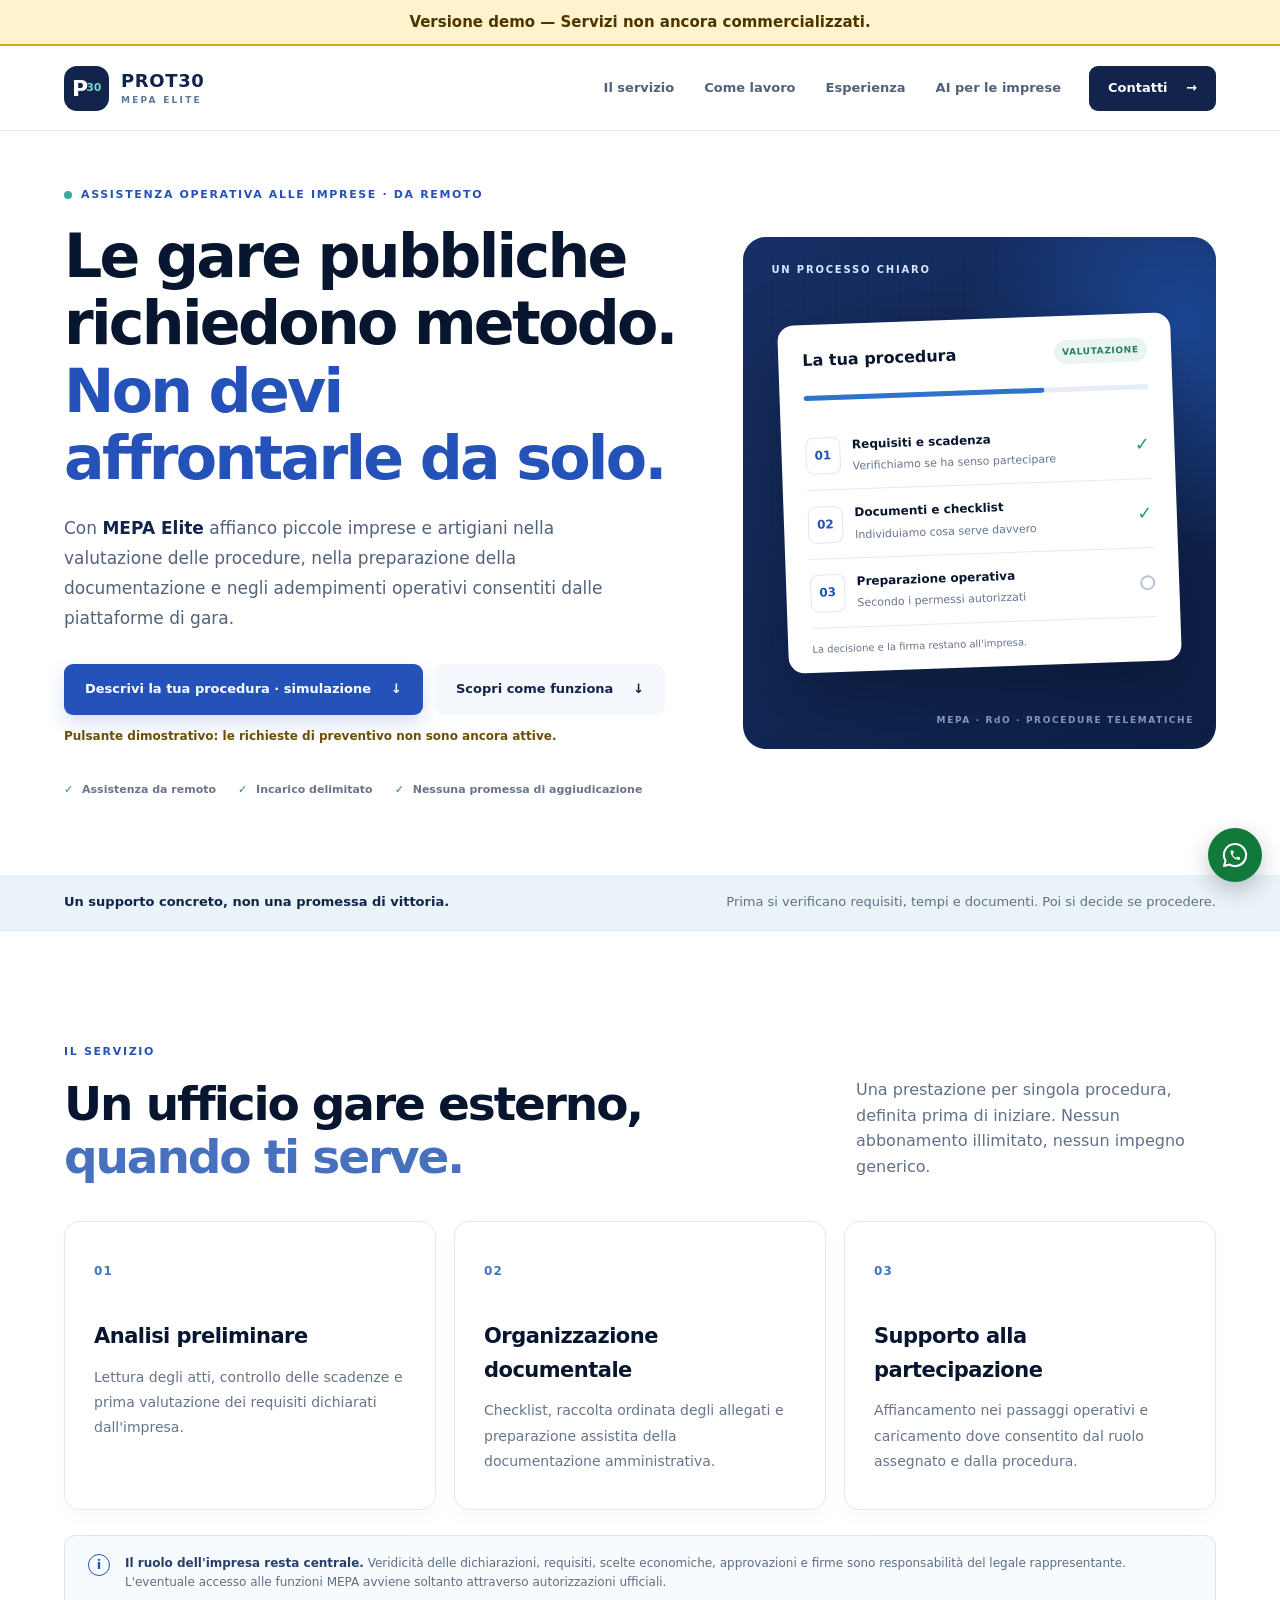
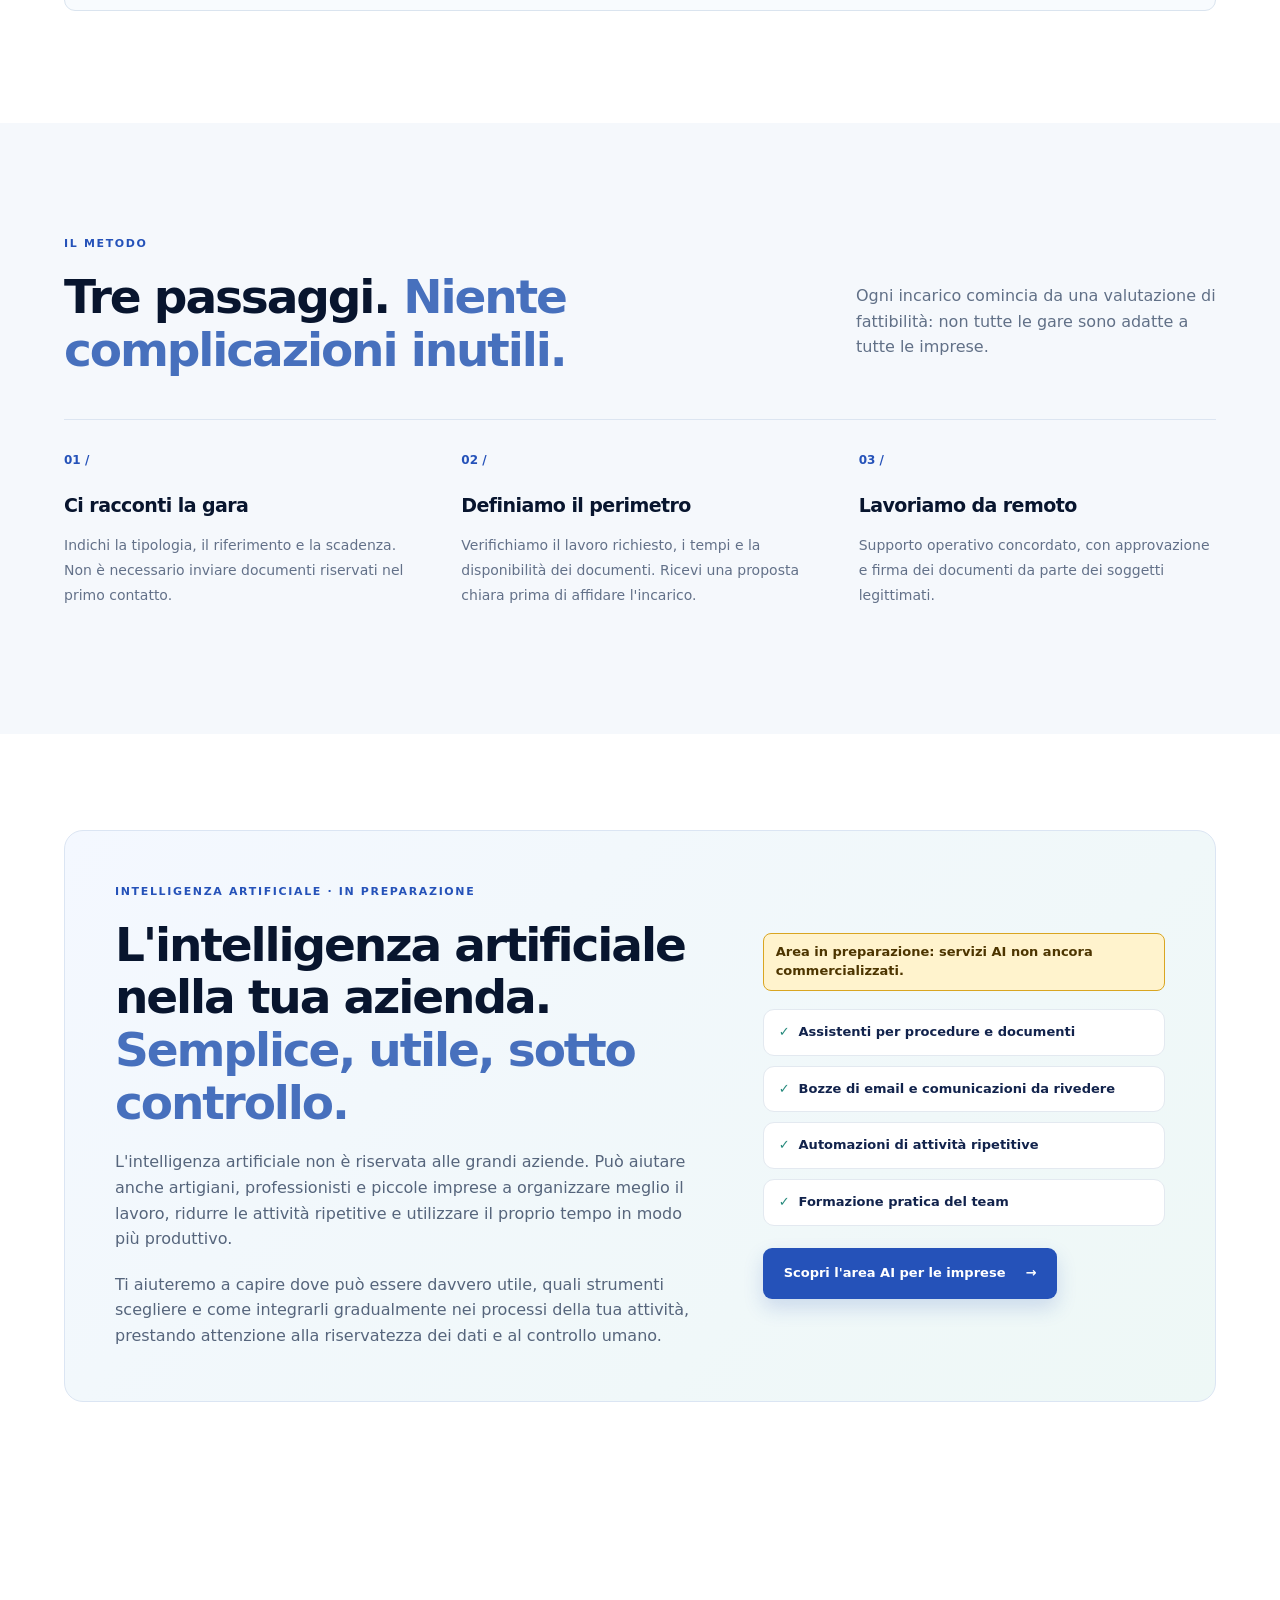
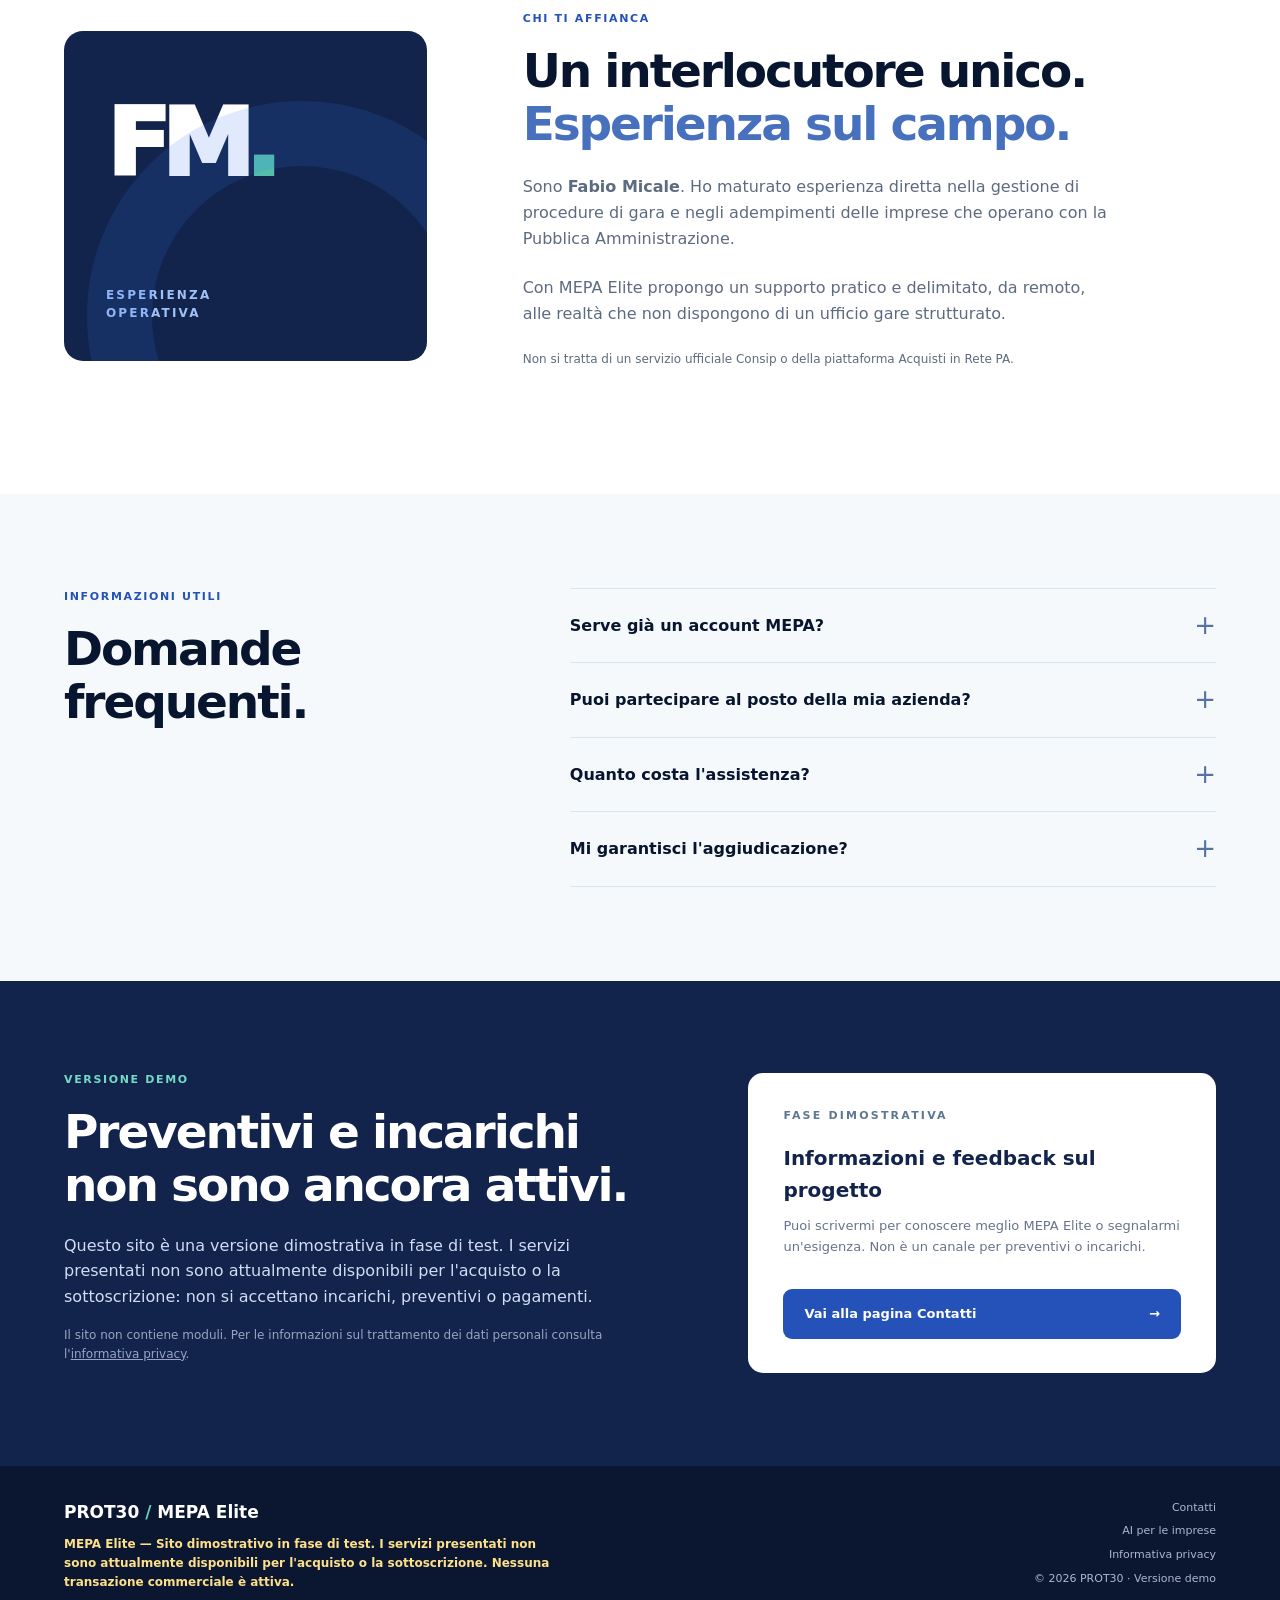
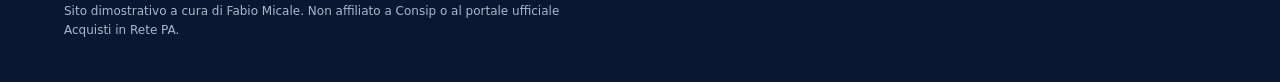
<file: index.html>
<!doctype html>
<html lang="it">
<head>
  <meta charset="utf-8">
  <meta name="viewport" content="width=device-width,initial-scale=1">
  <meta name="robots" content="noindex,nofollow,noarchive">
  <meta name="description" content="MEPA Elite, versione demo: presentazione di un futuro servizio di assistenza operativa alle imprese nelle gare telematiche e di soluzioni di intelligenza artificiale in preparazione. Servizi non ancora commercializzati.">
  <meta name="theme-color" content="#102144">
  <meta http-equiv="Content-Security-Policy" content="default-src 'none'; style-src 'self'; img-src 'self'; base-uri 'none'; form-action 'none'">
  <meta name="referrer" content="strict-origin-when-cross-origin">
  <title>MEPA Elite (versione demo) | Supporto gare pubbliche — PROT30</title>
  <meta property="og:type" content="website">
  <meta property="og:locale" content="it_IT">
  <meta property="og:site_name" content="PROT30 · MEPA Elite">
  <meta property="og:title" content="MEPA Elite (versione demo) — PROT30">
  <meta property="og:description" content="Versione demo — Servizi non ancora commercializzati.">
  <meta name="twitter:card" content="summary">
  <link rel="icon" href="favicon.ico" sizes="32x32">
  <link rel="icon" href="assets/favicon.svg" type="image/svg+xml">
  <link rel="stylesheet" href="assets/styles.css">
</head>
<body>
  <a class="skip-link" href="#contenuto">Vai al contenuto</a>
  <div class="demo-notice" id="inizio" role="note"><strong>Versione demo — Servizi non ancora commercializzati.</strong></div>
  <header class="site-header">
    <div class="wrap nav-layout">
      <a class="brand" href="./" aria-label="PROT30 — MEPA Elite, torna all'inizio">
        <span class="brand-symbol">P<span>30</span></span>
        <span class="brand-name">PROT30 <small>MEPA ELITE</small></span>
      </a>
      <nav aria-label="Navigazione principale">
        <a href="#servizio">Il servizio</a>
        <a href="#metodo">Come lavoro</a>
        <a href="#chi-sono">Esperienza</a>
        <a href="ai-per-le-imprese/">AI per le imprese</a>
      </nav>
      <a class="nav-ai" href="ai-per-le-imprese/" aria-label="AI per le imprese">AI</a>
      <a class="nav-cta" href="contatti/">Contatti <span aria-hidden="true">→</span></a>
    </div>
  </header>
  <main id="contenuto">
    <section class="hero wrap" aria-labelledby="titolo-hero">
      <div class="hero-content">
        <div class="eyebrow"><span class="live-dot" aria-hidden="true"></span> ASSISTENZA OPERATIVA ALLE IMPRESE · DA REMOTO</div>
        <h1 id="titolo-hero">Le gare pubbliche richiedono metodo. <em>Non devi affrontarle da solo.</em></h1>
        <p class="lead">Con <strong>MEPA Elite</strong> affianco piccole imprese e artigiani nella valutazione delle procedure, nella preparazione della documentazione e negli adempimenti operativi consentiti dalle piattaforme di gara.</p>
        <div class="hero-actions">
          <a class="btn btn-primary" href="#avviso-demo" aria-describedby="nota-demo-cta">Descrivi la tua procedura · simulazione <span aria-hidden="true">↓</span></a>
          <a class="btn btn-quiet" href="#metodo">Scopri come funziona <span aria-hidden="true">↓</span></a>
        </div>
        <p class="demo-cta-note" id="nota-demo-cta">Pulsante dimostrativo: le richieste di preventivo non sono ancora attive.</p>
        <div class="trust-line" role="group" aria-label="Caratteristiche del servizio">
          <span><i aria-hidden="true">✓</i> Assistenza da remoto</span>
          <span><i aria-hidden="true">✓</i> Incarico delimitato</span>
          <span><i aria-hidden="true">✓</i> Nessuna promessa di aggiudicazione</span>
        </div>
      </div>
      <div class="hero-visual" role="group" aria-label="Schema delle fasi di assistenza">
        <div class="visual-sheen" aria-hidden="true"></div>
        <div class="visual-mini-label">UN PROCESSO CHIARO</div>
        <div class="process-card">
          <div class="process-header"><span>La tua procedura</span><span class="draft-pill">VALUTAZIONE</span></div>
          <div class="progress-track" aria-hidden="true"><span></span></div>
          <div class="process-item"><span class="step-number">01</span><span><strong>Requisiti e scadenza</strong><small>Verifichiamo se ha senso partecipare</small></span><span class="check" aria-hidden="true">✓</span></div>
          <div class="process-item"><span class="step-number">02</span><span><strong>Documenti e checklist</strong><small>Individuiamo cosa serve davvero</small></span><span class="check" aria-hidden="true">✓</span></div>
          <div class="process-item"><span class="step-number">03</span><span><strong>Preparazione operativa</strong><small>Secondo i permessi autorizzati</small></span><span class="circle" aria-hidden="true"></span></div>
          <div class="process-footer">La decisione e la firma restano all'impresa.</div>
        </div>
        <div class="corner-caption">MEPA · RdO · PROCEDURE TELEMATICHE</div>
      </div>
    </section>
    <section class="horizontal-note"><div class="wrap note-inner"><strong>Un supporto concreto, non una promessa di vittoria.</strong><span>Prima si verificano requisiti, tempi e documenti. Poi si decide se procedere.</span></div></section>
    <section class="section wrap" id="servizio" aria-labelledby="titolo-servizio">
      <div class="section-intro"><div><p class="kicker">IL SERVIZIO</p><h2 id="titolo-servizio">Un ufficio gare esterno, <span>quando ti serve.</span></h2></div><p>Una prestazione per singola procedura, definita prima di iniziare. Nessun abbonamento illimitato, nessun impegno generico.</p></div>
      <div class="features">
        <article class="feature"><span class="feature-icon">01</span><h3>Analisi preliminare</h3><p>Lettura degli atti, controllo delle scadenze e prima valutazione dei requisiti dichiarati dall'impresa.</p></article>
        <article class="feature"><span class="feature-icon">02</span><h3>Organizzazione documentale</h3><p>Checklist, raccolta ordinata degli allegati e preparazione assistita della documentazione amministrativa.</p></article>
        <article class="feature"><span class="feature-icon">03</span><h3>Supporto alla partecipazione</h3><p>Affiancamento nei passaggi operativi e caricamento dove consentito dal ruolo assegnato e dalla procedura.</p></article>
      </div>
      <div class="responsibility"><span class="info-mark" aria-hidden="true">i</span><p><strong>Il ruolo dell'impresa resta centrale.</strong> Veridicità delle dichiarazioni, requisiti, scelte economiche, approvazioni e firme sono responsabilità del legale rappresentante. L'eventuale accesso alle funzioni MEPA avviene soltanto attraverso autorizzazioni ufficiali.</p></div>
    </section>
    <section class="section section-tint" id="metodo" aria-labelledby="titolo-metodo"><div class="wrap"><p class="kicker">IL METODO</p><div class="section-intro smaller"><h2 id="titolo-metodo">Tre passaggi. <span>Niente complicazioni inutili.</span></h2><p>Ogni incarico comincia da una valutazione di fattibilità: non tutte le gare sono adatte a tutte le imprese.</p></div>
      <div class="method-grid">
        <div><span class="method-num">01 /</span><h3>Ci racconti la gara</h3><p>Indichi la tipologia, il riferimento e la scadenza. Non è necessario inviare documenti riservati nel primo contatto.</p></div>
        <div><span class="method-num">02 /</span><h3>Definiamo il perimetro</h3><p>Verifichiamo il lavoro richiesto, i tempi e la disponibilità dei documenti. Ricevi una proposta chiara prima di affidare l'incarico.</p></div>
        <div><span class="method-num">03 /</span><h3>Lavoriamo da remoto</h3><p>Supporto operativo concordato, con approvazione e firma dei documenti da parte dei soggetti legittimati.</p></div>
      </div>
    </div></section>
    <section class="section wrap ai-home" id="ai" aria-labelledby="titolo-ai"><div class="ai-panel"><div class="ai-panel-copy"><p class="kicker">INTELLIGENZA ARTIFICIALE · IN PREPARAZIONE</p><h2 id="titolo-ai">L'intelligenza artificiale nella tua azienda. <span>Semplice, utile, sotto controllo.</span></h2><p>L'intelligenza artificiale non è riservata alle grandi aziende. Può aiutare anche artigiani, professionisti e piccole imprese a organizzare meglio il lavoro, ridurre le attività ripetitive e utilizzare il proprio tempo in modo più produttivo.</p><p>Ti aiuteremo a capire dove può essere davvero utile, quali strumenti scegliere e come integrarli gradualmente nei processi della tua attività, prestando attenzione alla riservatezza dei dati e al controllo umano.</p></div><div class="ai-panel-side"><p class="ai-status">Area in preparazione: servizi AI non ancora commercializzati.</p><ul class="ai-mini-list"><li>Assistenti per procedure e documenti</li><li>Bozze di email e comunicazioni da rivedere</li><li>Automazioni di attività ripetitive</li><li>Formazione pratica del team</li></ul><a class="btn btn-primary" href="ai-per-le-imprese/">Scopri l'area AI per le imprese <span aria-hidden="true">→</span></a></div></div></section>
    <section class="section wrap bio-grid" id="chi-sono" aria-labelledby="titolo-bio">
      <div class="bio-stamp"><div class="stamp-letters">FM<span>.</span></div><div class="stamp-bottom">ESPERIENZA<br>OPERATIVA</div></div>
      <div class="bio-copy"><p class="kicker">CHI TI AFFIANCA</p><h2 id="titolo-bio">Un interlocutore unico. <span>Esperienza sul campo.</span></h2><p>Sono <strong>Fabio Micale</strong>. Ho maturato esperienza diretta nella gestione di procedure di gara e negli adempimenti delle imprese che operano con la Pubblica Amministrazione.</p><p>Con MEPA Elite propongo un supporto pratico e delimitato, da remoto, alle realtà che non dispongono di un ufficio gare strutturato.</p><p class="bio-disclaimer">Non si tratta di un servizio ufficiale Consip o della piattaforma Acquisti in Rete PA.</p></div>
    </section>
    <section class="faq-block" aria-labelledby="titolo-faq"><div class="wrap faq-wrap"><div><p class="kicker">INFORMAZIONI UTILI</p><h2 id="titolo-faq">Domande frequenti.</h2></div><div class="faq-items"><details><summary>Serve già un account MEPA?</summary><p>Dipende dalla procedura. La situazione dell'impresa e l'eventuale necessità di registrazione o abilitazione vengono chiarite nella valutazione preliminare. Le abilitazioni riservate al legale rappresentante restano di sua competenza.</p></details><details><summary>Puoi partecipare al posto della mia azienda?</summary><p>Posso assistere nelle attività consentite da ciascuna piattaforma e, quando previsto, operare come Collaboratore autorizzato. Il legale rappresentante mantiene i poteri e gli obblighi di sottoscrizione dei documenti richiesti.</p></details><details><summary>Quanto costa l'assistenza?</summary><p>Quando il servizio sarà attivo, il compenso verrà definito prima di iniziare, in base alla procedura, alla documentazione e alle attività richieste. In questa fase dimostrativa non si emettono preventivi e non si accettano incarichi.</p></details><details><summary>Mi garantisci l'aggiudicazione?</summary><p>No. L'esito dipende da requisiti, procedura, valutazione della stazione appaltante e concorrenza. Il servizio riguarda il supporto operativo, non la garanzia di un risultato.</p></details></div></div></section>
    <section class="contact-zone" id="avviso-demo" aria-labelledby="titolo-avviso-demo"><div class="wrap contact-grid"><div><p class="kicker">VERSIONE DEMO</p><h2 id="titolo-avviso-demo">Preventivi e incarichi non sono ancora attivi.</h2><p>Questo sito è una versione dimostrativa in fase di test. I servizi presentati non sono attualmente disponibili per l'acquisto o la sottoscrizione: non si accettano incarichi, preventivi o pagamenti.</p><p class="contact-hint">Il sito non contiene moduli. Per le informazioni sul trattamento dei dati personali consulta l'<a href="privacy/">informativa privacy</a>.</p></div><div class="contact-card"><span class="contact-card-label">FASE DIMOSTRATIVA</span><span class="contact-card-demo">Informazioni e feedback sul progetto</span><p>Puoi scrivermi per conoscere meglio MEPA Elite o segnalarmi un'esigenza. Non è un canale per preventivi o incarichi.</p><a class="btn btn-light" href="contatti/">Vai alla pagina Contatti <span aria-hidden="true">→</span></a></div></div></section>
  </main>
  <footer class="footer"><div class="wrap footer-inner"><div><a class="footer-brand" href="./">PROT30 <span>/</span> MEPA Elite</a><p class="demo-footer-text">MEPA Elite — Sito dimostrativo in fase di test. I servizi presentati non sono attualmente disponibili per l'acquisto o la sottoscrizione. Nessuna transazione commerciale è attiva.</p><p>Sito dimostrativo a cura di Fabio Micale. Non affiliato a Consip o al portale ufficiale Acquisti in Rete PA.</p></div><div class="footer-links"><a href="contatti/">Contatti</a><a href="ai-per-le-imprese/">AI per le imprese</a><a href="privacy/">Informativa privacy</a><span>© 2026 PROT30 · Versione demo</span></div></div></footer>
  <a class="to-top" href="#inizio" aria-label="Torna all'inizio della pagina" title="Torna su"><svg viewBox="0 0 24 24" aria-hidden="true" focusable="false"><path d="M12 19V5M5.5 11.5 12 5l6.5 6.5" fill="none" stroke="currentColor" stroke-width="2.4" stroke-linecap="round" stroke-linejoin="round"/></svg></a>
  <a class="wa-float" href="https://wa.me/393513487088?text=Ciao%20Fabio%2C%20ho%20visitato%20la%20demo%20di%20MEPA%20Elite%20e%20vorrei%20ricevere%20informazioni%20sul%20progetto." target="_blank" rel="noreferrer noopener" referrerpolicy="no-referrer" aria-label="Scrivimi su WhatsApp (si apre in una nuova finestra)" title="Scrivimi su WhatsApp"><svg viewBox="0 0 32 32" aria-hidden="true" focusable="false"><path d="M16 4.2A11.8 11.8 0 0 0 5.9 22.1L4.3 27.7l5.8-1.5A11.8 11.8 0 1 0 16 4.2z" fill="none" stroke="currentColor" stroke-width="2.2" stroke-linejoin="round"/><path transform="translate(9.6 9.4) scale(.56)" fill="currentColor" d="M6.62 10.79c1.44 2.83 3.76 5.14 6.59 6.59l2.2-2.2c.27-.27.67-.36 1.02-.24 1.12.37 2.33.57 3.57.57.55 0 1 .45 1 1V20c0 .55-.45 1-1 1-9.39 0-17-7.61-17-17 0-.55.45-1 1-1h3.5c.55 0 1 .45 1 1 0 1.25.2 2.45.57 3.57.11.35.03.74-.25 1.02l-2.2 2.2z"/></svg></a>
</body>
</html>
</file>
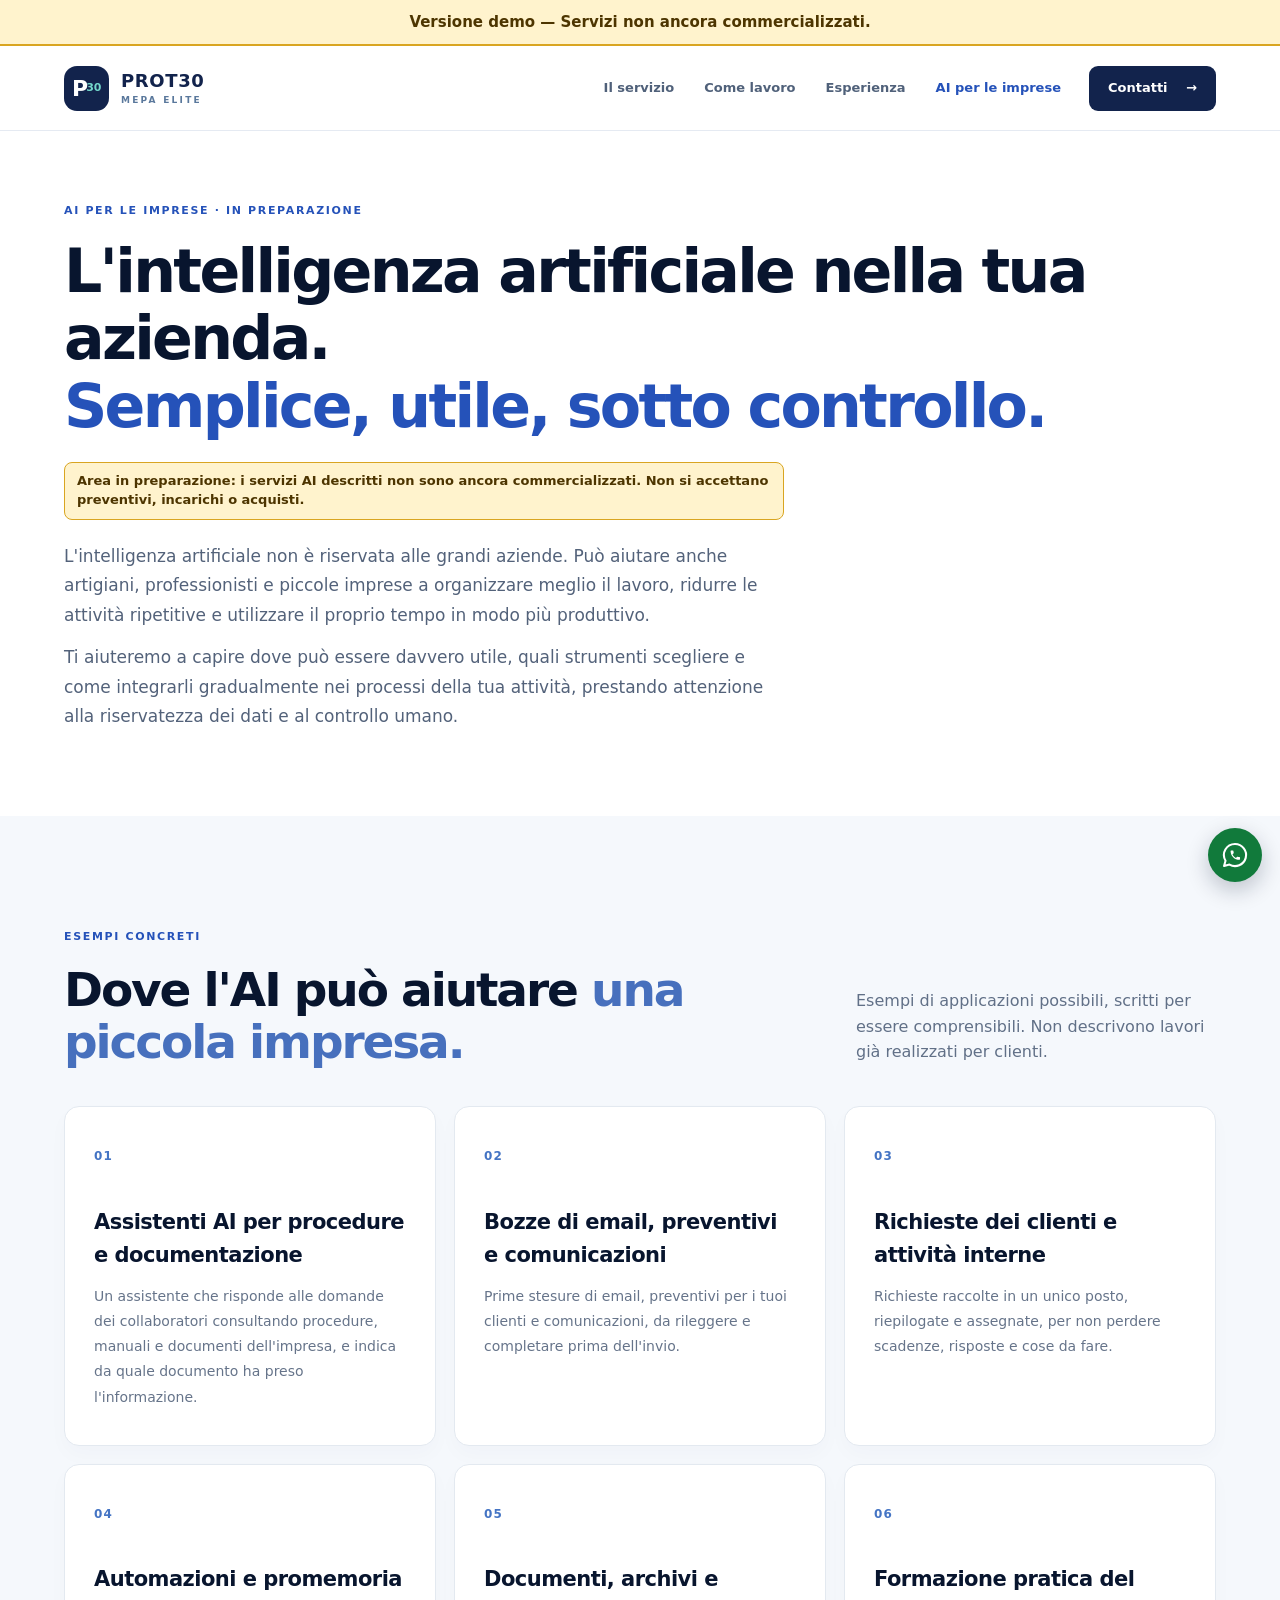
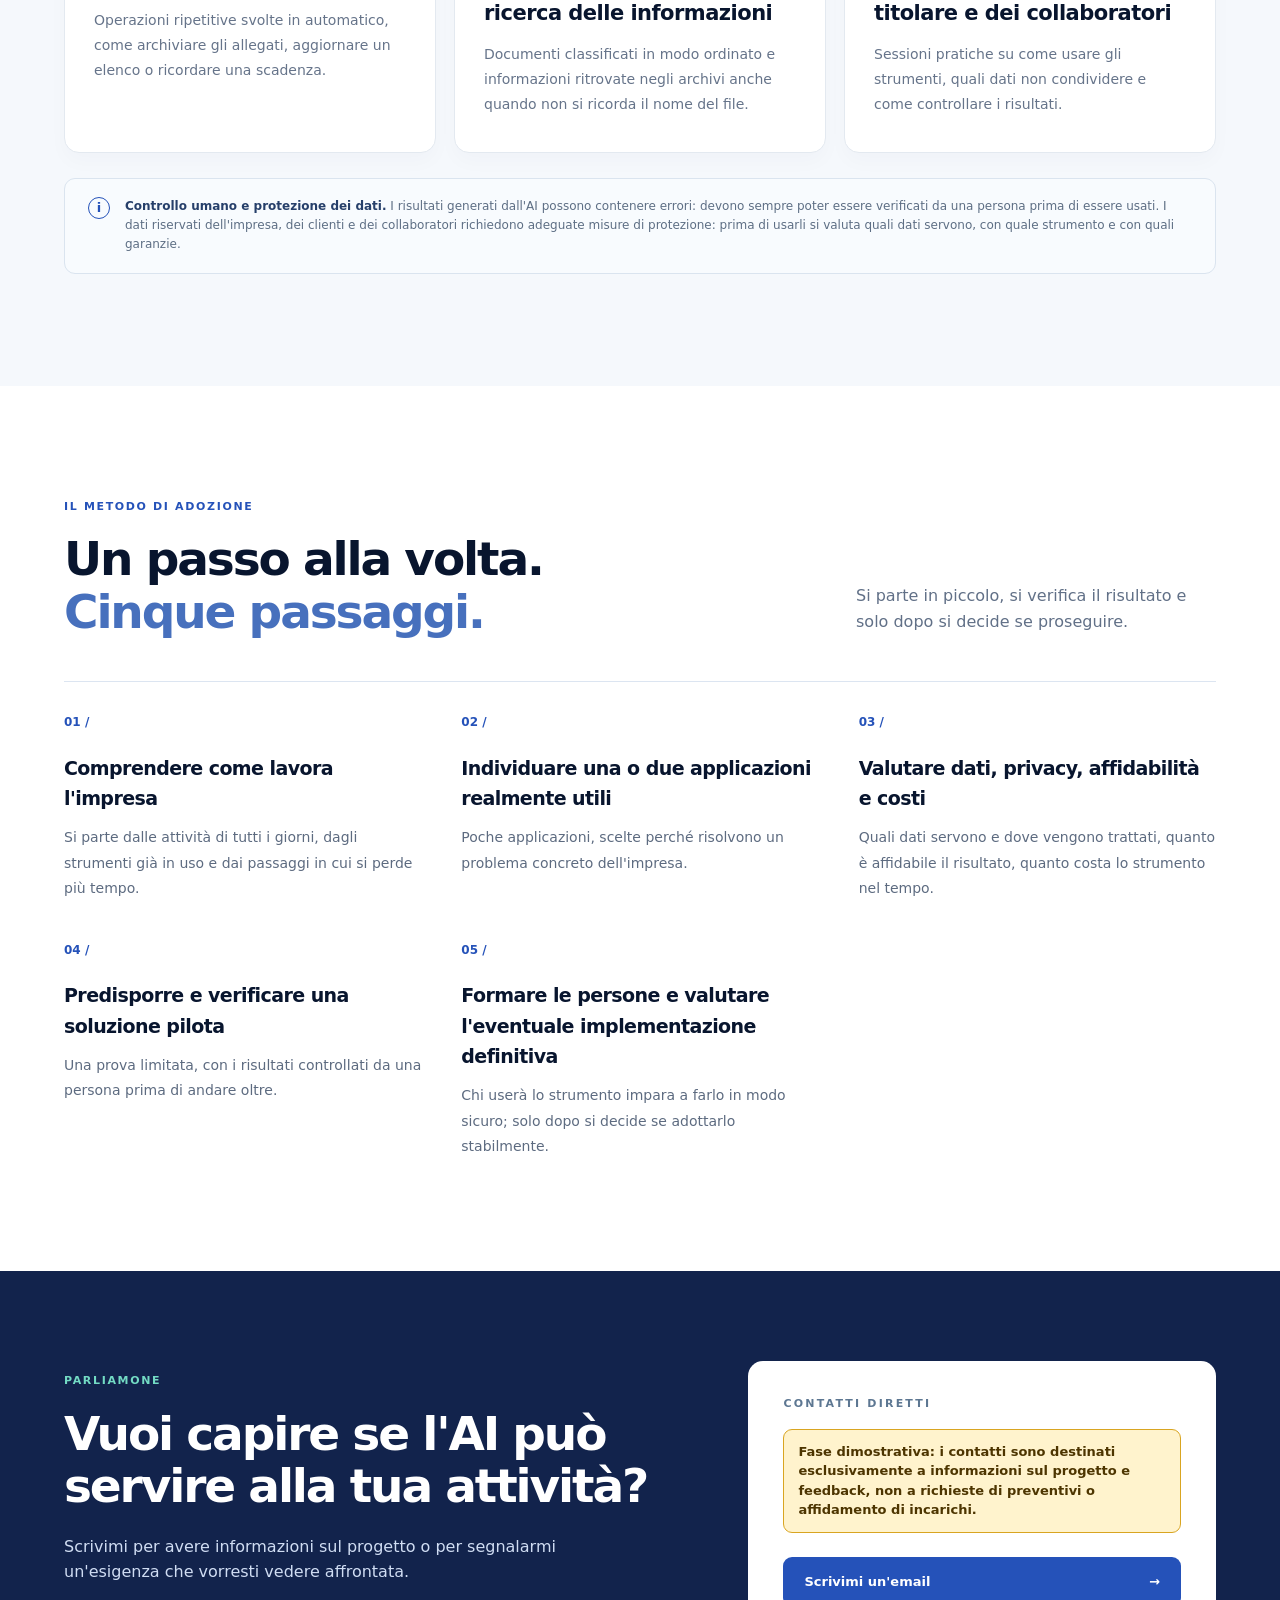
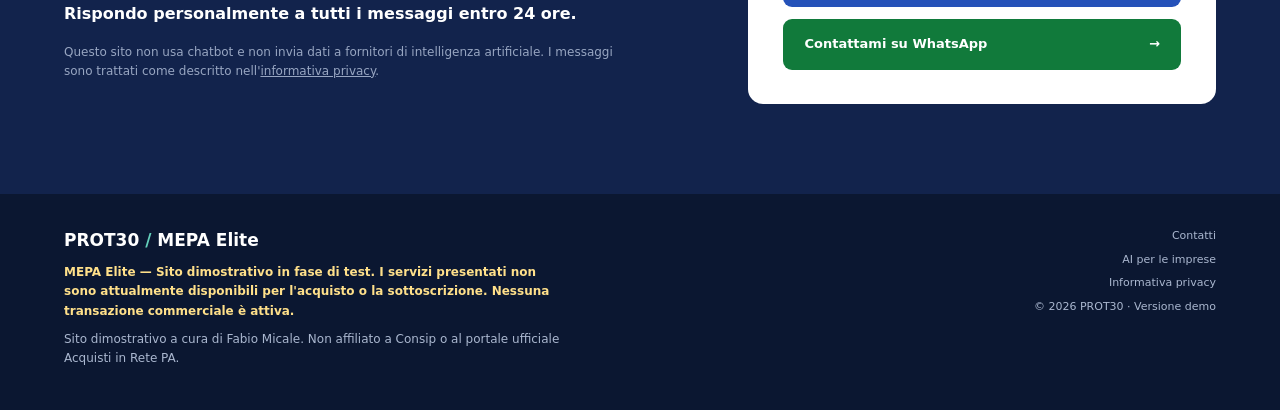
<file: ai-per-le-imprese/index.html>
<!doctype html>
<html lang="it">
<head>
  <meta charset="utf-8">
  <meta name="viewport" content="width=device-width,initial-scale=1">
  <meta name="robots" content="noindex,nofollow,noarchive">
  <meta name="description" content="AI per le imprese, MEPA Elite versione demo: esempi pratici di intelligenza artificiale per piccole imprese e professionisti e metodo di adozione graduale. Servizi in preparazione, non commercializzati.">
  <meta name="theme-color" content="#102144">
  <meta http-equiv="Content-Security-Policy" content="default-src 'none'; style-src 'self'; img-src 'self'; base-uri 'none'; form-action 'none'">
  <meta name="referrer" content="strict-origin-when-cross-origin">
  <title>AI per le imprese | MEPA Elite (versione demo) — PROT30</title>
  <link rel="icon" href="../favicon.ico" sizes="32x32">
  <link rel="icon" href="../assets/favicon.svg" type="image/svg+xml">
  <link rel="stylesheet" href="../assets/styles.css">
</head>
<body>
  <a class="skip-link" href="#contenuto">Vai al contenuto</a>
  <div class="demo-notice" id="inizio" role="note"><strong>Versione demo — Servizi non ancora commercializzati.</strong></div>
  <header class="site-header">
    <div class="wrap nav-layout">
      <a class="brand" href="../" aria-label="PROT30 — MEPA Elite, torna all'inizio">
        <span class="brand-symbol">P<span>30</span></span>
        <span class="brand-name">PROT30 <small>MEPA ELITE</small></span>
      </a>
      <nav aria-label="Navigazione principale">
        <a href="../#servizio">Il servizio</a>
        <a href="../#metodo">Come lavoro</a>
        <a href="../#chi-sono">Esperienza</a>
        <a href="./" aria-current="page">AI per le imprese</a>
      </nav>
      <a class="nav-ai" href="./" aria-current="page" aria-label="AI per le imprese">AI</a>
      <a class="nav-cta" href="../contatti/">Contatti <span aria-hidden="true">→</span></a>
    </div>
  </header>
  <main id="contenuto">
    <section class="wrap contact-intro ai-intro" aria-labelledby="titolo-ai-pagina">
      <p class="kicker">AI PER LE IMPRESE · IN PREPARAZIONE</p>
      <h1 id="titolo-ai-pagina">L'intelligenza artificiale nella tua azienda. <em>Semplice, utile, sotto controllo.</em></h1>
      <p class="ai-status">Area in preparazione: i servizi AI descritti non sono ancora commercializzati. Non si accettano preventivi, incarichi o acquisti.</p>
      <p class="lead">L'intelligenza artificiale non è riservata alle grandi aziende. Può aiutare anche artigiani, professionisti e piccole imprese a organizzare meglio il lavoro, ridurre le attività ripetitive e utilizzare il proprio tempo in modo più produttivo.</p>
      <p class="lead">Ti aiuteremo a capire dove può essere davvero utile, quali strumenti scegliere e come integrarli gradualmente nei processi della tua attività, prestando attenzione alla riservatezza dei dati e al controllo umano.</p>
    </section>
    <section class="section section-tint" id="esempi" aria-labelledby="titolo-esempi"><div class="wrap">
      <div class="section-intro"><div><p class="kicker">ESEMPI CONCRETI</p><h2 id="titolo-esempi">Dove l'AI può aiutare <span>una piccola impresa.</span></h2></div><p>Esempi di applicazioni possibili, scritti per essere comprensibili. Non descrivono lavori già realizzati per clienti.</p></div>
      <div class="features ai-features">
        <article class="feature"><span class="feature-icon">01</span><h3>Assistenti AI per procedure e documentazione</h3><p>Un assistente che risponde alle domande dei collaboratori consultando procedure, manuali e documenti dell'impresa, e indica da quale documento ha preso l'informazione.</p></article>
        <article class="feature"><span class="feature-icon">02</span><h3>Bozze di email, preventivi e comunicazioni</h3><p>Prime stesure di email, preventivi per i tuoi clienti e comunicazioni, da rileggere e completare prima dell'invio.</p></article>
        <article class="feature"><span class="feature-icon">03</span><h3>Richieste dei clienti e attività interne</h3><p>Richieste raccolte in un unico posto, riepilogate e assegnate, per non perdere scadenze, risposte e cose da fare.</p></article>
        <article class="feature"><span class="feature-icon">04</span><h3>Automazioni e promemoria</h3><p>Operazioni ripetitive svolte in automatico, come archiviare gli allegati, aggiornare un elenco o ricordare una scadenza.</p></article>
        <article class="feature"><span class="feature-icon">05</span><h3>Documenti, archivi e ricerca delle informazioni</h3><p>Documenti classificati in modo ordinato e informazioni ritrovate negli archivi anche quando non si ricorda il nome del file.</p></article>
        <article class="feature"><span class="feature-icon">06</span><h3>Formazione pratica del titolare e dei collaboratori</h3><p>Sessioni pratiche su come usare gli strumenti, quali dati non condividere e come controllare i risultati.</p></article>
      </div>
      <div class="responsibility"><span class="info-mark" aria-hidden="true">i</span><p><strong>Controllo umano e protezione dei dati.</strong> I risultati generati dall'AI possono contenere errori: devono sempre poter essere verificati da una persona prima di essere usati. I dati riservati dell'impresa, dei clienti e dei collaboratori richiedono adeguate misure di protezione: prima di usarli si valuta quali dati servono, con quale strumento e con quali garanzie.</p></div>
    </div></section>
    <section class="section wrap" id="metodo-ai" aria-labelledby="titolo-metodo-ai">
      <div class="section-intro"><div><p class="kicker">IL METODO DI ADOZIONE</p><h2 id="titolo-metodo-ai">Un passo alla volta. <span>Cinque passaggi.</span></h2></div><p>Si parte in piccolo, si verifica il risultato e solo dopo si decide se proseguire.</p></div>
      <ol class="method-grid ai-steps">
        <li><span class="method-num">01 /</span><h3>Comprendere come lavora l'impresa</h3><p>Si parte dalle attività di tutti i giorni, dagli strumenti già in uso e dai passaggi in cui si perde più tempo.</p></li>
        <li><span class="method-num">02 /</span><h3>Individuare una o due applicazioni realmente utili</h3><p>Poche applicazioni, scelte perché risolvono un problema concreto dell'impresa.</p></li>
        <li><span class="method-num">03 /</span><h3>Valutare dati, privacy, affidabilità e costi</h3><p>Quali dati servono e dove vengono trattati, quanto è affidabile il risultato, quanto costa lo strumento nel tempo.</p></li>
        <li><span class="method-num">04 /</span><h3>Predisporre e verificare una soluzione pilota</h3><p>Una prova limitata, con i risultati controllati da una persona prima di andare oltre.</p></li>
        <li><span class="method-num">05 /</span><h3>Formare le persone e valutare l'eventuale implementazione definitiva</h3><p>Chi userà lo strumento impara a farlo in modo sicuro; solo dopo si decide se adottarlo stabilmente.</p></li>
      </ol>
    </section>
    <section class="contact-zone" id="parliamone" aria-labelledby="titolo-ai-contatti"><div class="wrap contact-grid"><div><p class="kicker">PARLIAMONE</p><h2 id="titolo-ai-contatti">Vuoi capire se l'AI può servire alla tua attività?</h2><p>Scrivimi per avere informazioni sul progetto o per segnalarmi un'esigenza che vorresti vedere affrontata.</p><p class="contact-strong">Rispondo personalmente a tutti i messaggi entro 24 ore.</p><p class="contact-hint">Questo sito non usa chatbot e non invia dati a fornitori di intelligenza artificiale. I messaggi sono trattati come descritto nell'<a href="../privacy/">informativa privacy</a>.</p></div><div class="contact-card"><span class="contact-card-label">CONTATTI DIRETTI</span><p class="contact-demo-note" id="nota-fase-demo">Fase dimostrativa: i contatti sono destinati esclusivamente a informazioni sul progetto e feedback, non a richieste di preventivi o affidamento di incarichi.</p><a class="btn btn-light" href="mailto:support@prot30.com?subject=Area%20AI%20per%20le%20imprese%20-%20MEPA%20Elite%20(demo)" aria-describedby="nota-fase-demo">Scrivimi un'email <span aria-hidden="true">→</span></a><a class="btn btn-whatsapp" href="https://wa.me/393513487088?text=Ciao%20Fabio%2C%20ho%20visitato%20la%20demo%20di%20MEPA%20Elite%20e%20vorrei%20ricevere%20informazioni%20sul%20progetto." target="_blank" rel="noreferrer noopener" referrerpolicy="no-referrer" aria-label="Contattami su WhatsApp (si apre in una nuova finestra)" aria-describedby="nota-fase-demo">Contattami su WhatsApp <span aria-hidden="true">→</span></a></div></div></section>
  </main>
  <footer class="footer"><div class="wrap footer-inner"><div><a class="footer-brand" href="../">PROT30 <span>/</span> MEPA Elite</a><p class="demo-footer-text">MEPA Elite — Sito dimostrativo in fase di test. I servizi presentati non sono attualmente disponibili per l'acquisto o la sottoscrizione. Nessuna transazione commerciale è attiva.</p><p>Sito dimostrativo a cura di Fabio Micale. Non affiliato a Consip o al portale ufficiale Acquisti in Rete PA.</p></div><div class="footer-links"><a href="../contatti/">Contatti</a><a href="./" aria-current="page">AI per le imprese</a><a href="../privacy/">Informativa privacy</a><span>© 2026 PROT30 · Versione demo</span></div></div></footer>
  <a class="to-top" href="#inizio" aria-label="Torna all'inizio della pagina" title="Torna su"><svg viewBox="0 0 24 24" aria-hidden="true" focusable="false"><path d="M12 19V5M5.5 11.5 12 5l6.5 6.5" fill="none" stroke="currentColor" stroke-width="2.4" stroke-linecap="round" stroke-linejoin="round"/></svg></a>
  <a class="wa-float" href="https://wa.me/393513487088?text=Ciao%20Fabio%2C%20ho%20visitato%20la%20demo%20di%20MEPA%20Elite%20e%20vorrei%20ricevere%20informazioni%20sul%20progetto." target="_blank" rel="noreferrer noopener" referrerpolicy="no-referrer" aria-label="Scrivimi su WhatsApp (si apre in una nuova finestra)" title="Scrivimi su WhatsApp"><svg viewBox="0 0 32 32" aria-hidden="true" focusable="false"><path d="M16 4.2A11.8 11.8 0 0 0 5.9 22.1L4.3 27.7l5.8-1.5A11.8 11.8 0 1 0 16 4.2z" fill="none" stroke="currentColor" stroke-width="2.2" stroke-linejoin="round"/><path transform="translate(9.6 9.4) scale(.56)" fill="currentColor" d="M6.62 10.79c1.44 2.83 3.76 5.14 6.59 6.59l2.2-2.2c.27-.27.67-.36 1.02-.24 1.12.37 2.33.57 3.57.57.55 0 1 .45 1 1V20c0 .55-.45 1-1 1-9.39 0-17-7.61-17-17 0-.55.45-1 1-1h3.5c.55 0 1 .45 1 1 0 1.25.2 2.45.57 3.57.11.35.03.74-.25 1.02l-2.2 2.2z"/></svg></a>
</body>
</html>
</file>
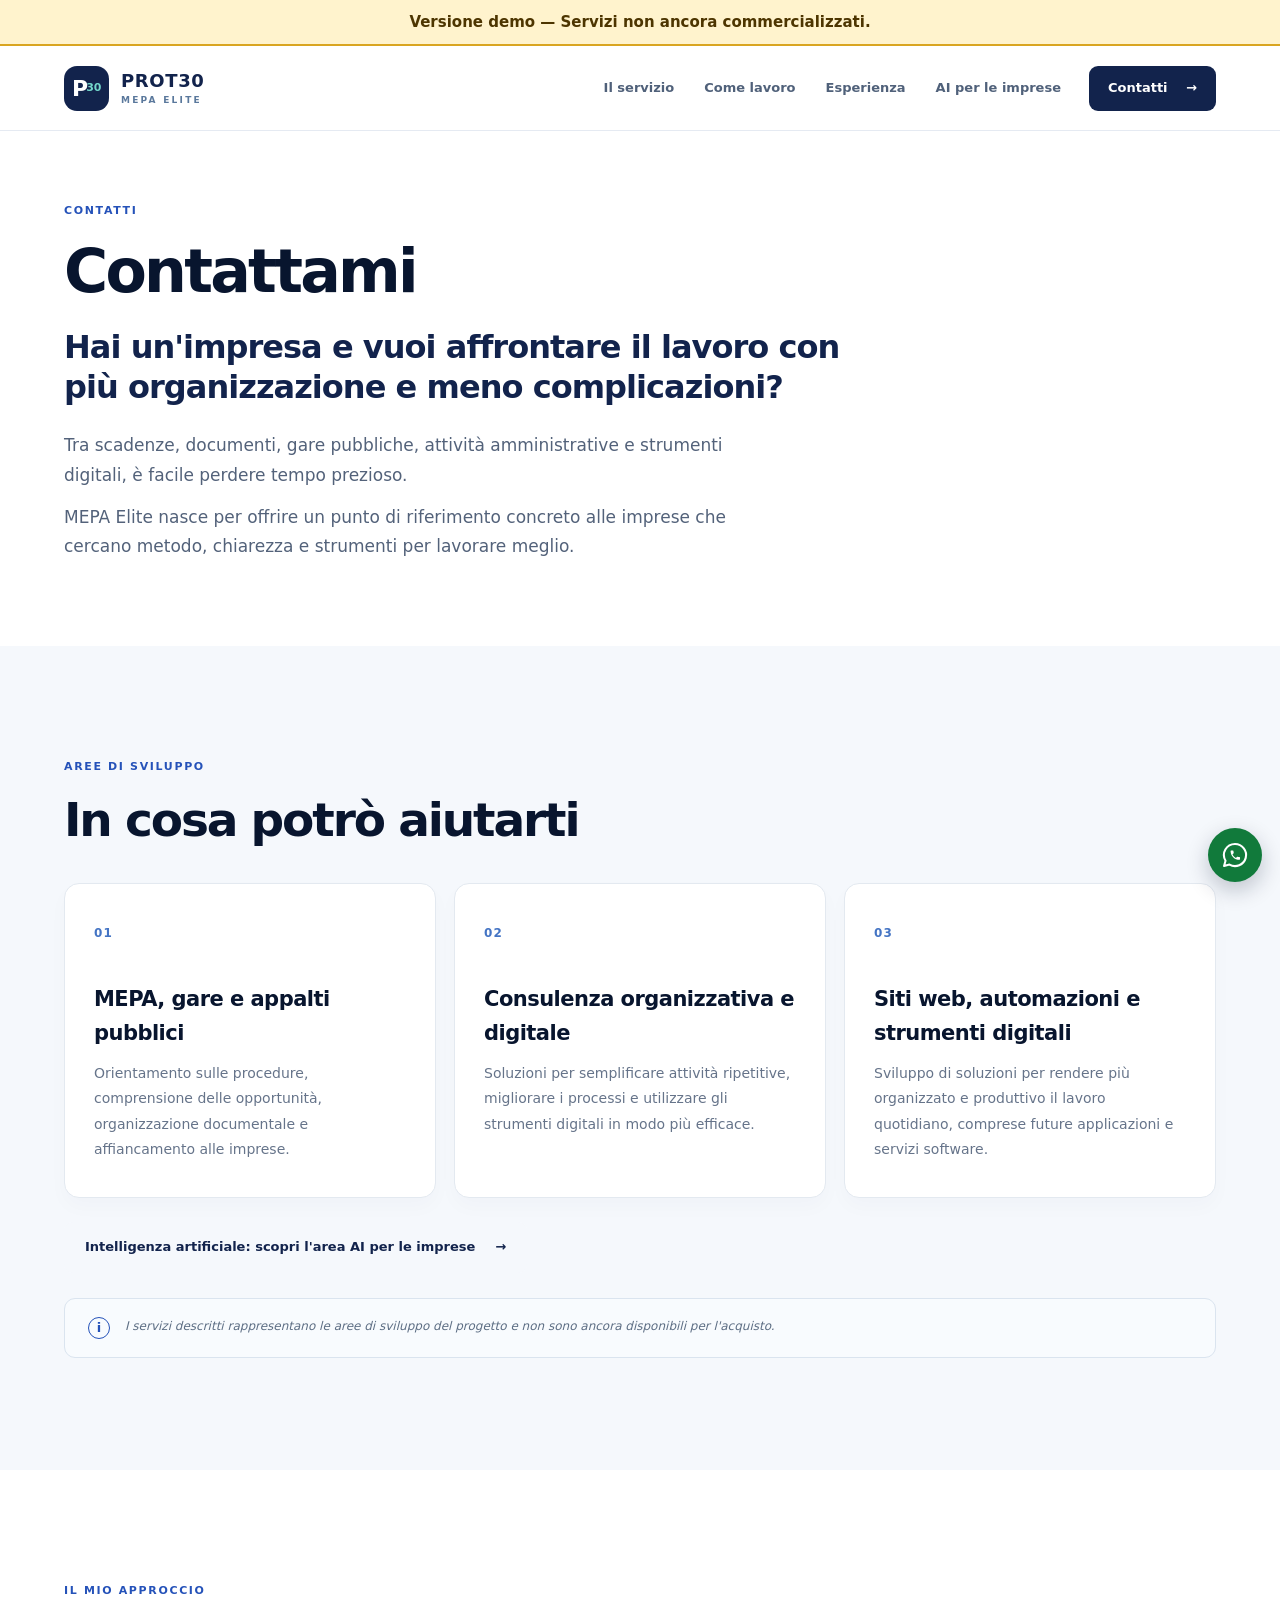
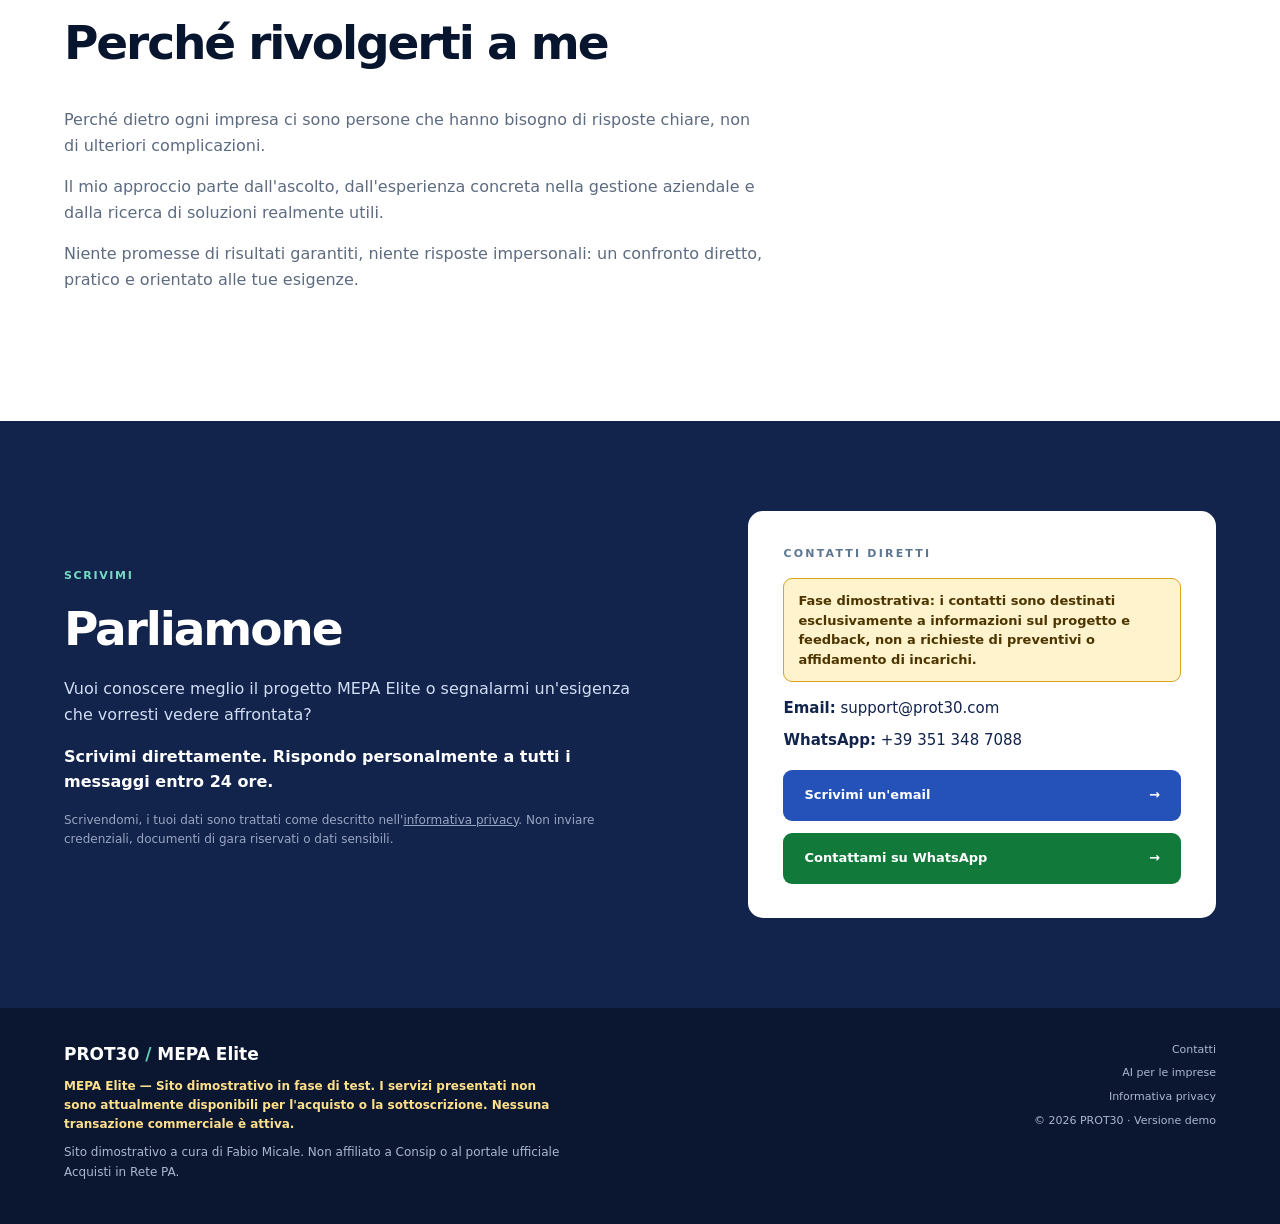
<file: contatti/index.html>
<!doctype html>
<html lang="it">
<head>
  <meta charset="utf-8">
  <meta name="viewport" content="width=device-width,initial-scale=1">
  <meta name="robots" content="noindex,nofollow,noarchive">
  <meta name="description" content="Contatti di MEPA Elite, versione demo: email e WhatsApp per informazioni sul progetto e feedback. Servizi non ancora commercializzati.">
  <meta name="theme-color" content="#102144">
  <meta http-equiv="Content-Security-Policy" content="default-src 'none'; style-src 'self'; img-src 'self'; base-uri 'none'; form-action 'none'">
  <meta name="referrer" content="strict-origin-when-cross-origin">
  <title>Contatti | MEPA Elite (versione demo) — PROT30</title>
  <link rel="icon" href="../favicon.ico" sizes="32x32">
  <link rel="icon" href="../assets/favicon.svg" type="image/svg+xml">
  <link rel="stylesheet" href="../assets/styles.css">
</head>
<body>
  <a class="skip-link" href="#contenuto">Vai al contenuto</a>
  <div class="demo-notice" id="inizio" role="note"><strong>Versione demo — Servizi non ancora commercializzati.</strong></div>
  <header class="site-header">
    <div class="wrap nav-layout">
      <a class="brand" href="../" aria-label="PROT30 — MEPA Elite, torna all'inizio">
        <span class="brand-symbol">P<span>30</span></span>
        <span class="brand-name">PROT30 <small>MEPA ELITE</small></span>
      </a>
      <nav aria-label="Navigazione principale">
        <a href="../#servizio">Il servizio</a>
        <a href="../#metodo">Come lavoro</a>
        <a href="../#chi-sono">Esperienza</a>
        <a href="../ai-per-le-imprese/">AI per le imprese</a>
      </nav>
      <a class="nav-ai" href="../ai-per-le-imprese/" aria-label="AI per le imprese">AI</a>
      <a class="nav-cta" href="./" aria-current="page">Contatti <span aria-hidden="true">→</span></a>
    </div>
  </header>
  <main id="contenuto">
    <section class="wrap contact-intro" aria-labelledby="titolo-contatti">
      <p class="kicker">CONTATTI</p>
      <h1 id="titolo-contatti">Contattami</h1>
      <h2 class="contact-question">Hai un'impresa e vuoi affrontare il lavoro con più organizzazione e meno complicazioni?</h2>
      <p class="lead">Tra scadenze, documenti, gare pubbliche, attività amministrative e strumenti digitali, è facile perdere tempo prezioso.</p>
      <p class="lead">MEPA Elite nasce per offrire un punto di riferimento concreto alle imprese che cercano metodo, chiarezza e strumenti per lavorare meglio.</p>
    </section>
    <section class="section section-tint" aria-labelledby="titolo-aiuto"><div class="wrap">
      <div class="section-intro"><div><p class="kicker">AREE DI SVILUPPO</p><h2 id="titolo-aiuto">In cosa potrò aiutarti</h2></div></div>
      <div class="features">
        <article class="feature"><span class="feature-icon">01</span><h3>MEPA, gare e appalti pubblici</h3><p>Orientamento sulle procedure, comprensione delle opportunità, organizzazione documentale e affiancamento alle imprese.</p></article>
        <article class="feature"><span class="feature-icon">02</span><h3>Consulenza organizzativa e digitale</h3><p>Soluzioni per semplificare attività ripetitive, migliorare i processi e utilizzare gli strumenti digitali in modo più efficace.</p></article>
        <article class="feature"><span class="feature-icon">03</span><h3>Siti web, automazioni e strumenti digitali</h3><p>Sviluppo di soluzioni per rendere più organizzato e produttivo il lavoro quotidiano, comprese future applicazioni e servizi software.</p></article>
      </div>
      <p class="ai-link-line"><a class="btn btn-quiet" href="../ai-per-le-imprese/">Intelligenza artificiale: scopri l'area AI per le imprese <span aria-hidden="true">→</span></a></p>
      <div class="responsibility"><span class="info-mark" aria-hidden="true">i</span><p><em>I servizi descritti rappresentano le aree di sviluppo del progetto e non sono ancora disponibili per l'acquisto.</em></p></div>
    </div></section>
    <section class="section wrap" aria-labelledby="titolo-perche">
      <div class="section-intro"><div><p class="kicker">IL MIO APPROCCIO</p><h2 id="titolo-perche">Perché rivolgerti a me</h2></div></div>
      <div class="contact-copy">
        <p>Perché dietro ogni impresa ci sono persone che hanno bisogno di risposte chiare, non di ulteriori complicazioni.</p>
        <p>Il mio approccio parte dall'ascolto, dall'esperienza concreta nella gestione aziendale e dalla ricerca di soluzioni realmente utili.</p>
        <p>Niente promesse di risultati garantiti, niente risposte impersonali: un confronto diretto, pratico e orientato alle tue esigenze.</p>
      </div>
    </section>
    <section class="contact-zone" id="parliamone" aria-labelledby="titolo-parliamone"><div class="wrap contact-grid"><div><p class="kicker">SCRIVIMI</p><h2 id="titolo-parliamone">Parliamone</h2><p>Vuoi conoscere meglio il progetto MEPA Elite o segnalarmi un'esigenza che vorresti vedere affrontata?</p><p class="contact-strong">Scrivimi direttamente. Rispondo personalmente a tutti i messaggi entro 24 ore.</p><p class="contact-hint">Scrivendomi, i tuoi dati sono trattati come descritto nell'<a href="../privacy/">informativa privacy</a>. Non inviare credenziali, documenti di gara riservati o dati sensibili.</p></div><div class="contact-card"><span class="contact-card-label">CONTATTI DIRETTI</span><p class="contact-demo-note" id="nota-fase-demo">Fase dimostrativa: i contatti sono destinati esclusivamente a informazioni sul progetto e feedback, non a richieste di preventivi o affidamento di incarichi.</p><p class="contact-line"><strong>Email:</strong> support@prot30.com</p><p class="contact-line"><strong>WhatsApp:</strong> +39 351 348 7088</p><a class="btn btn-light" href="mailto:support@prot30.com?subject=Informazioni%20sul%20progetto%20MEPA%20Elite%20(demo)" aria-describedby="nota-fase-demo">Scrivimi un'email <span aria-hidden="true">→</span></a><a class="btn btn-whatsapp" href="https://wa.me/393513487088?text=Ciao%20Fabio%2C%20ho%20visitato%20la%20demo%20di%20MEPA%20Elite%20e%20vorrei%20ricevere%20informazioni%20sul%20progetto." target="_blank" rel="noreferrer noopener" referrerpolicy="no-referrer" aria-label="Contattami su WhatsApp (si apre in una nuova finestra)" aria-describedby="nota-fase-demo">Contattami su WhatsApp <span aria-hidden="true">→</span></a></div></div></section>
  </main>
  <footer class="footer"><div class="wrap footer-inner"><div><a class="footer-brand" href="../">PROT30 <span>/</span> MEPA Elite</a><p class="demo-footer-text">MEPA Elite — Sito dimostrativo in fase di test. I servizi presentati non sono attualmente disponibili per l'acquisto o la sottoscrizione. Nessuna transazione commerciale è attiva.</p><p>Sito dimostrativo a cura di Fabio Micale. Non affiliato a Consip o al portale ufficiale Acquisti in Rete PA.</p></div><div class="footer-links"><a href="./" aria-current="page">Contatti</a><a href="../ai-per-le-imprese/">AI per le imprese</a><a href="../privacy/">Informativa privacy</a><span>© 2026 PROT30 · Versione demo</span></div></div></footer>
  <a class="to-top" href="#inizio" aria-label="Torna all'inizio della pagina" title="Torna su"><svg viewBox="0 0 24 24" aria-hidden="true" focusable="false"><path d="M12 19V5M5.5 11.5 12 5l6.5 6.5" fill="none" stroke="currentColor" stroke-width="2.4" stroke-linecap="round" stroke-linejoin="round"/></svg></a>
  <a class="wa-float" href="https://wa.me/393513487088?text=Ciao%20Fabio%2C%20ho%20visitato%20la%20demo%20di%20MEPA%20Elite%20e%20vorrei%20ricevere%20informazioni%20sul%20progetto." target="_blank" rel="noreferrer noopener" referrerpolicy="no-referrer" aria-label="Scrivimi su WhatsApp (si apre in una nuova finestra)" title="Scrivimi su WhatsApp"><svg viewBox="0 0 32 32" aria-hidden="true" focusable="false"><path d="M16 4.2A11.8 11.8 0 0 0 5.9 22.1L4.3 27.7l5.8-1.5A11.8 11.8 0 1 0 16 4.2z" fill="none" stroke="currentColor" stroke-width="2.2" stroke-linejoin="round"/><path transform="translate(9.6 9.4) scale(.56)" fill="currentColor" d="M6.62 10.79c1.44 2.83 3.76 5.14 6.59 6.59l2.2-2.2c.27-.27.67-.36 1.02-.24 1.12.37 2.33.57 3.57.57.55 0 1 .45 1 1V20c0 .55-.45 1-1 1-9.39 0-17-7.61-17-17 0-.55.45-1 1-1h3.5c.55 0 1 .45 1 1 0 1.25.2 2.45.57 3.57.11.35.03.74-.25 1.02l-2.2 2.2z"/></svg></a>
</body>
</html>
</file>
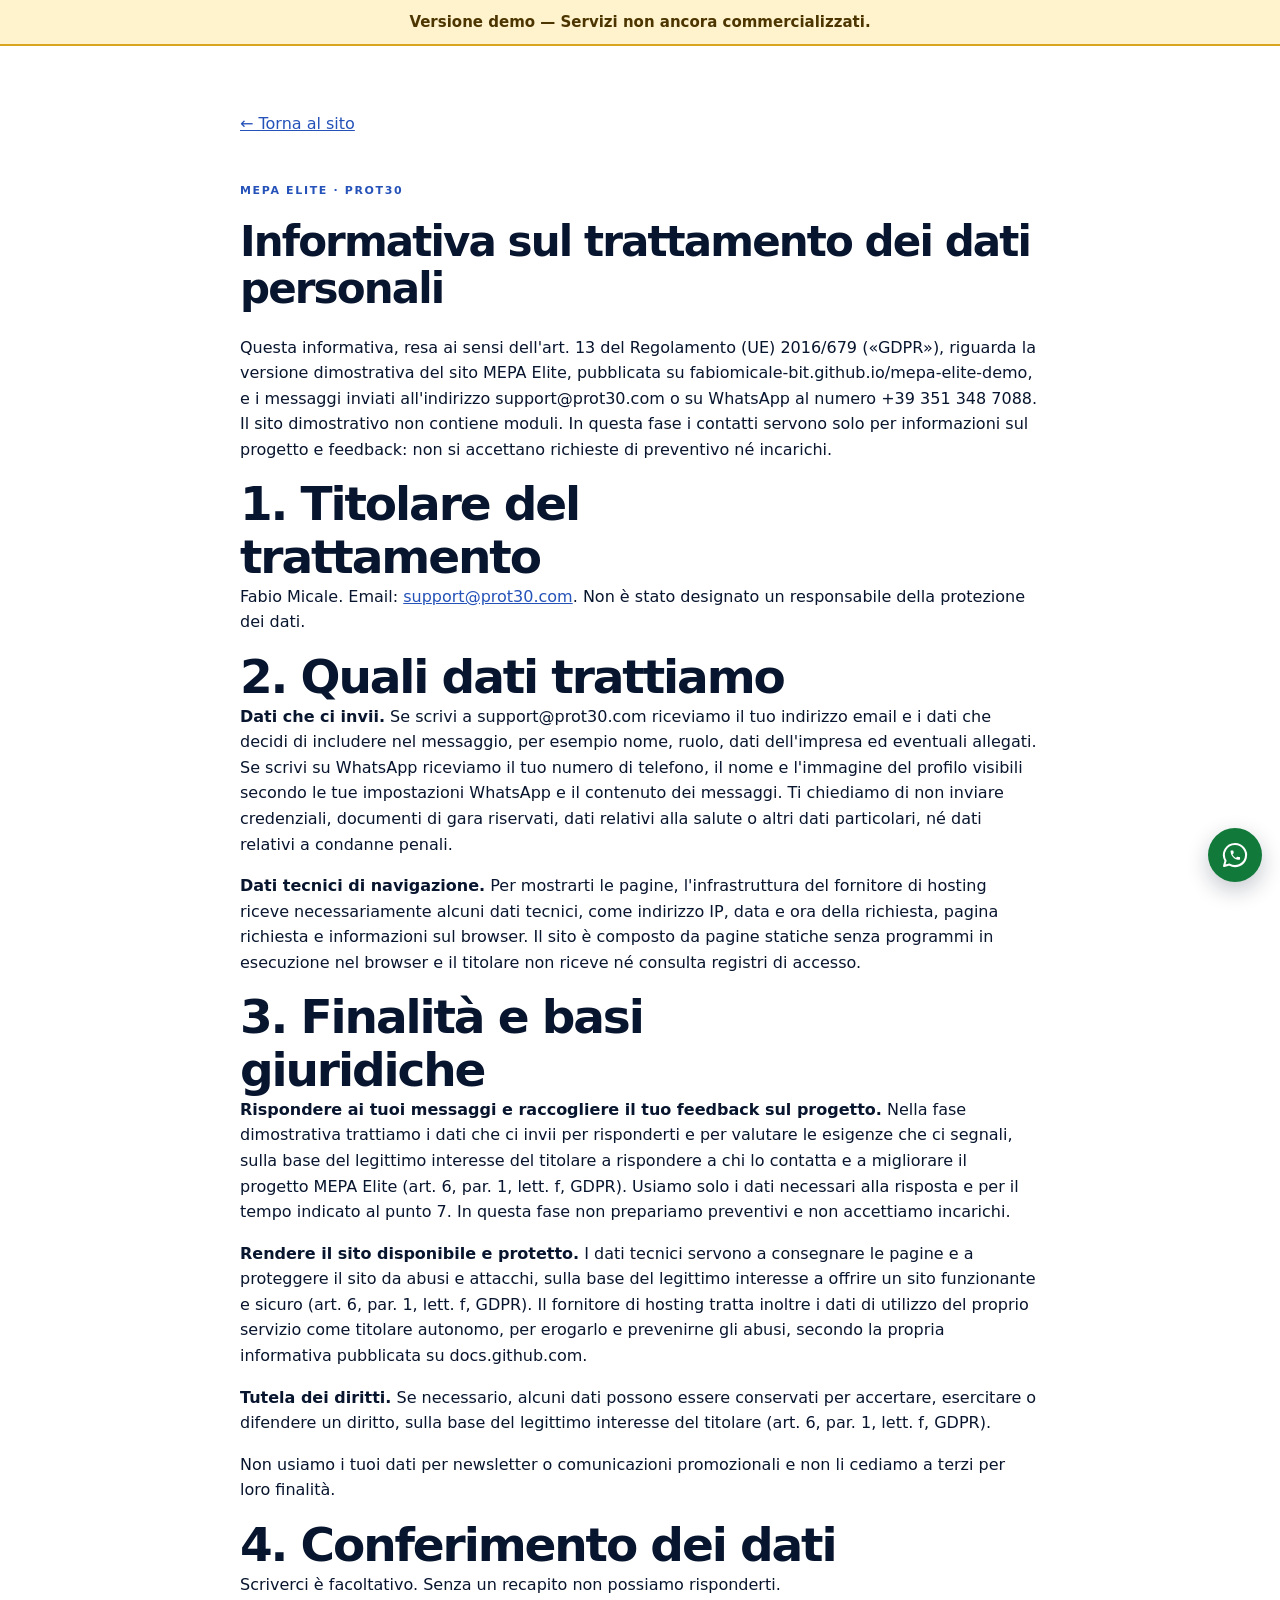
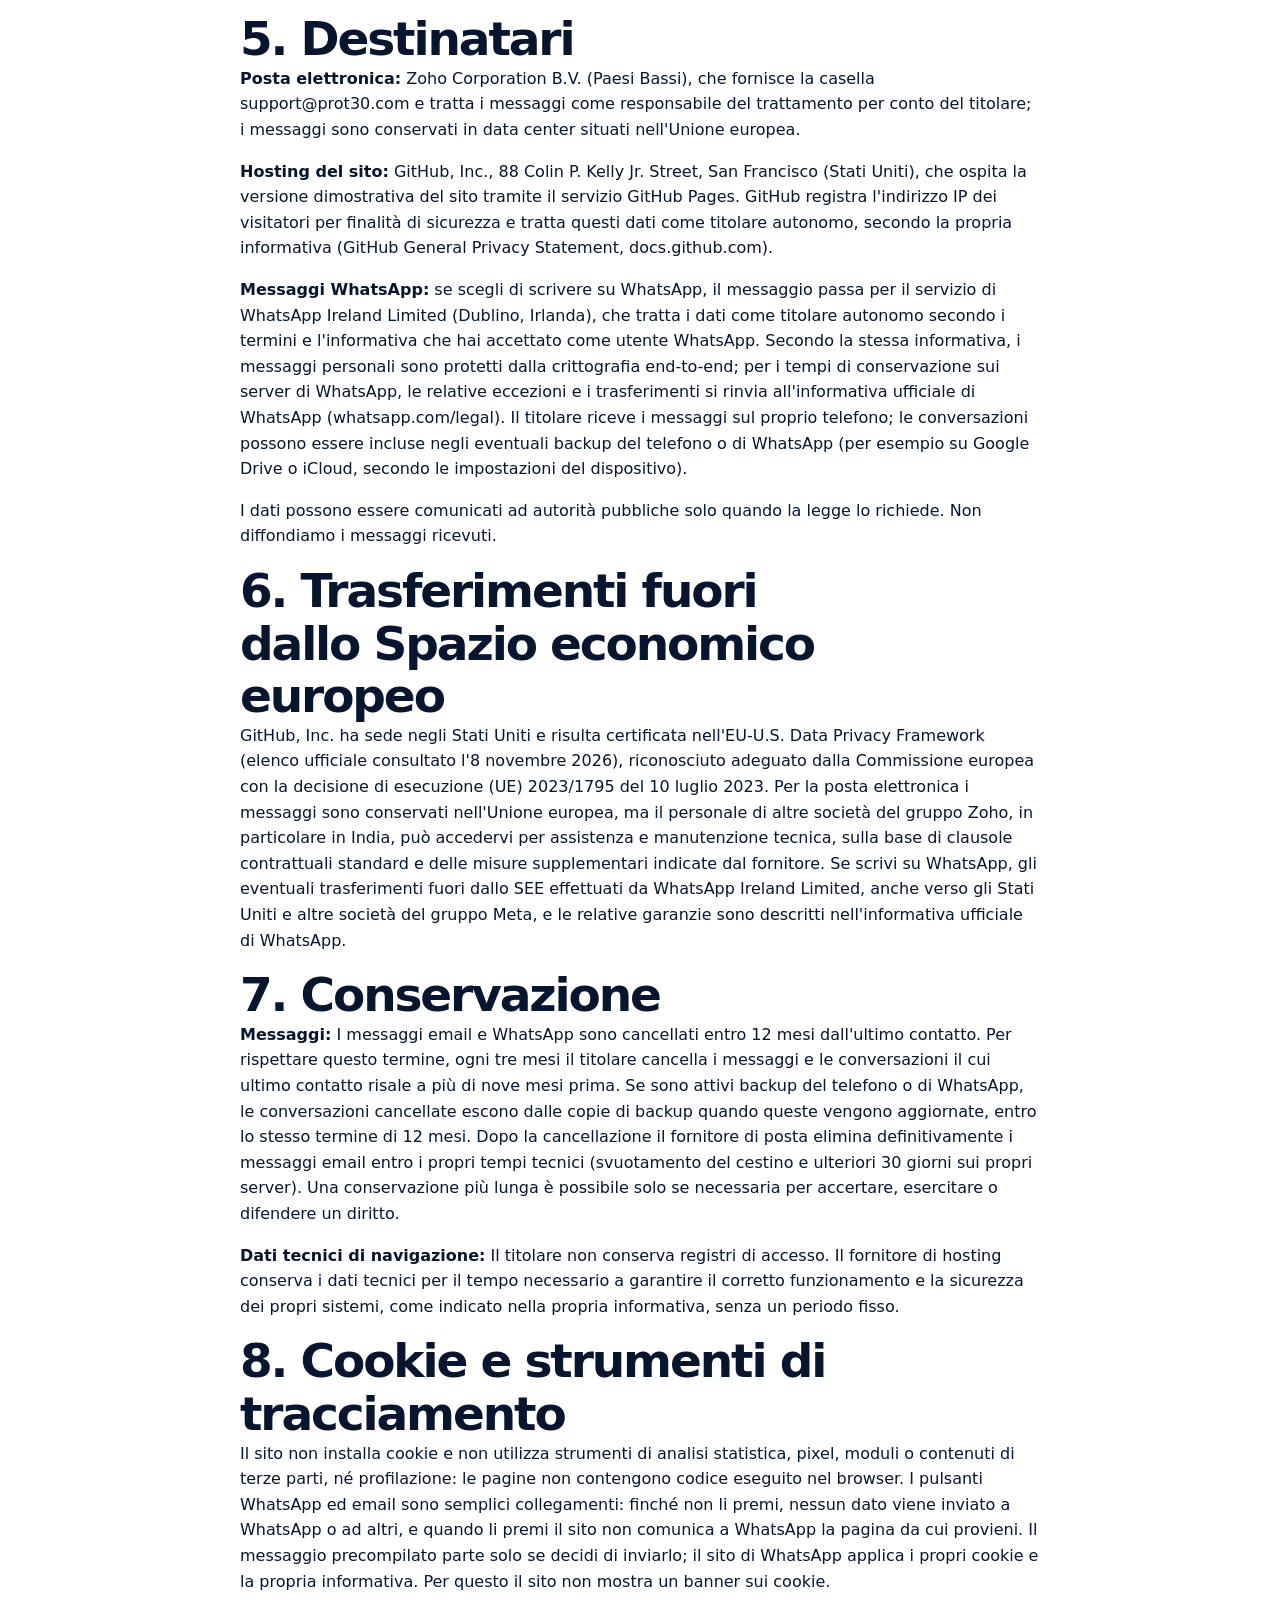
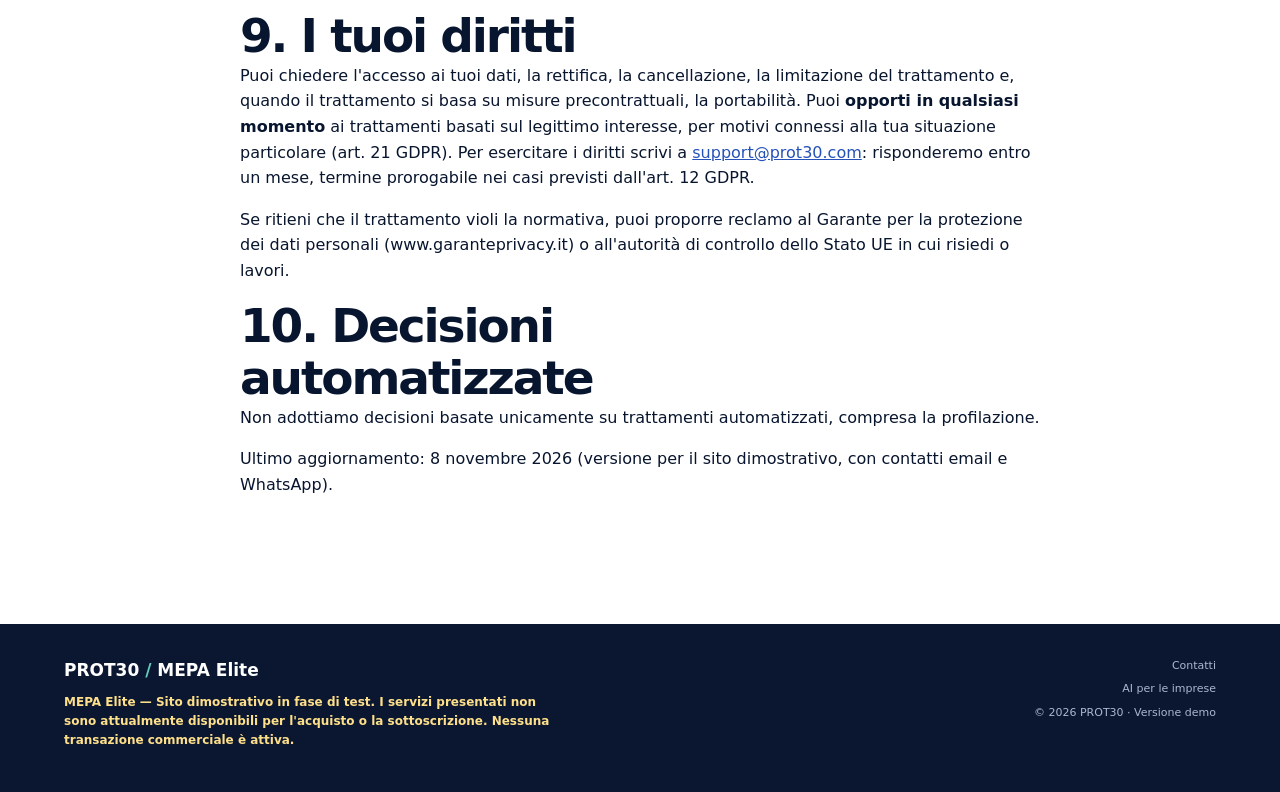
<file: privacy/index.html>
<!doctype html>
<html lang="it">
<head>
  <meta charset="utf-8">
  <meta name="viewport" content="width=device-width,initial-scale=1">
  <meta name="robots" content="noindex,nofollow,noarchive">
  <meta http-equiv="Content-Security-Policy" content="default-src 'none'; style-src 'self'; img-src 'self'; base-uri 'none'; form-action 'none'">
  <meta name="referrer" content="strict-origin-when-cross-origin">
  <title>Informativa privacy | PROT30 / MEPA Elite</title>
  <link rel="icon" href="../favicon.ico" sizes="32x32">
  <link rel="icon" href="../assets/favicon.svg" type="image/svg+xml">
  <link rel="stylesheet" href="../assets/styles.css">
</head>
<body>
  <div class="demo-notice" id="inizio" role="note"><strong>Versione demo — Servizi non ancora commercializzati.</strong></div>
  <main class="wrap doc-page">
    <a href="../">← Torna al sito</a>
    <p class="kicker">MEPA ELITE · PROT30</p>
    <h1>Informativa sul trattamento dei dati personali</h1>
    <p>Questa informativa, resa ai sensi dell'art. 13 del Regolamento (UE) 2016/679 («GDPR»), riguarda la versione dimostrativa del sito MEPA Elite, pubblicata su fabiomicale-bit.github.io/mepa-elite-demo, e i messaggi inviati all'indirizzo support@prot30.com o su WhatsApp al numero +39 351 348 7088. Il sito dimostrativo non contiene moduli. In questa fase i contatti servono solo per informazioni sul progetto e feedback: non si accettano richieste di preventivo né incarichi.</p>
    <h2>1. Titolare del trattamento</h2>
    <p>Fabio Micale. Email: <a href="mailto:support@prot30.com">support@prot30.com</a>. Non è stato designato un responsabile della protezione dei dati.</p>
    <h2>2. Quali dati trattiamo</h2>
    <p><strong>Dati che ci invii.</strong> Se scrivi a support@prot30.com riceviamo il tuo indirizzo email e i dati che decidi di includere nel messaggio, per esempio nome, ruolo, dati dell'impresa ed eventuali allegati. Se scrivi su WhatsApp riceviamo il tuo numero di telefono, il nome e l'immagine del profilo visibili secondo le tue impostazioni WhatsApp e il contenuto dei messaggi. Ti chiediamo di non inviare credenziali, documenti di gara riservati, dati relativi alla salute o altri dati particolari, né dati relativi a condanne penali.</p>
    <p><strong>Dati tecnici di navigazione.</strong> Per mostrarti le pagine, l'infrastruttura del fornitore di hosting riceve necessariamente alcuni dati tecnici, come indirizzo IP, data e ora della richiesta, pagina richiesta e informazioni sul browser. Il sito è composto da pagine statiche senza programmi in esecuzione nel browser e il titolare non riceve né consulta registri di accesso.</p>
    <h2>3. Finalità e basi giuridiche</h2>
    <p><strong>Rispondere ai tuoi messaggi e raccogliere il tuo feedback sul progetto.</strong> Nella fase dimostrativa trattiamo i dati che ci invii per risponderti e per valutare le esigenze che ci segnali, sulla base del legittimo interesse del titolare a rispondere a chi lo contatta e a migliorare il progetto MEPA Elite (art. 6, par. 1, lett. f, GDPR). Usiamo solo i dati necessari alla risposta e per il tempo indicato al punto 7. In questa fase non prepariamo preventivi e non accettiamo incarichi.</p>
    <p><strong>Rendere il sito disponibile e protetto.</strong> I dati tecnici servono a consegnare le pagine e a proteggere il sito da abusi e attacchi, sulla base del legittimo interesse a offrire un sito funzionante e sicuro (art. 6, par. 1, lett. f, GDPR). Il fornitore di hosting tratta inoltre i dati di utilizzo del proprio servizio come titolare autonomo, per erogarlo e prevenirne gli abusi, secondo la propria informativa pubblicata su docs.github.com.</p>
    <p><strong>Tutela dei diritti.</strong> Se necessario, alcuni dati possono essere conservati per accertare, esercitare o difendere un diritto, sulla base del legittimo interesse del titolare (art. 6, par. 1, lett. f, GDPR).</p>
    <p>Non usiamo i tuoi dati per newsletter o comunicazioni promozionali e non li cediamo a terzi per loro finalità.</p>
    <h2>4. Conferimento dei dati</h2>
    <p>Scriverci è facoltativo. Senza un recapito non possiamo risponderti.</p>
    <h2>5. Destinatari</h2>
    <p><strong>Posta elettronica:</strong> Zoho Corporation B.V. (Paesi Bassi), che fornisce la casella support@prot30.com e tratta i messaggi come responsabile del trattamento per conto del titolare; i messaggi sono conservati in data center situati nell'Unione europea.</p>
    <p><strong>Hosting del sito:</strong> GitHub, Inc., 88 Colin P. Kelly Jr. Street, San Francisco (Stati Uniti), che ospita la versione dimostrativa del sito tramite il servizio GitHub Pages. GitHub registra l'indirizzo IP dei visitatori per finalità di sicurezza e tratta questi dati come titolare autonomo, secondo la propria informativa (GitHub General Privacy Statement, docs.github.com).</p>
    <p><strong>Messaggi WhatsApp:</strong> se scegli di scrivere su WhatsApp, il messaggio passa per il servizio di WhatsApp Ireland Limited (Dublino, Irlanda), che tratta i dati come titolare autonomo secondo i termini e l'informativa che hai accettato come utente WhatsApp. Secondo la stessa informativa, i messaggi personali sono protetti dalla crittografia end-to-end; per i tempi di conservazione sui server di WhatsApp, le relative eccezioni e i trasferimenti si rinvia all'informativa ufficiale di WhatsApp (whatsapp.com/legal). Il titolare riceve i messaggi sul proprio telefono; le conversazioni possono essere incluse negli eventuali backup del telefono o di WhatsApp (per esempio su Google Drive o iCloud, secondo le impostazioni del dispositivo).</p>
    <p>I dati possono essere comunicati ad autorità pubbliche solo quando la legge lo richiede. Non diffondiamo i messaggi ricevuti.</p>
    <h2>6. Trasferimenti fuori dallo Spazio economico europeo</h2>
    <p>GitHub, Inc. ha sede negli Stati Uniti e risulta certificata nell'EU-U.S. Data Privacy Framework (elenco ufficiale consultato l'8 novembre 2026), riconosciuto adeguato dalla Commissione europea con la decisione di esecuzione (UE) 2023/1795 del 10 luglio 2023. Per la posta elettronica i messaggi sono conservati nell'Unione europea, ma il personale di altre società del gruppo Zoho, in particolare in India, può accedervi per assistenza e manutenzione tecnica, sulla base di clausole contrattuali standard e delle misure supplementari indicate dal fornitore. Se scrivi su WhatsApp, gli eventuali trasferimenti fuori dallo SEE effettuati da WhatsApp Ireland Limited, anche verso gli Stati Uniti e altre società del gruppo Meta, e le relative garanzie sono descritti nell'informativa ufficiale di WhatsApp.</p>
    <h2>7. Conservazione</h2>
    <p><strong>Messaggi:</strong> I messaggi email e WhatsApp sono cancellati entro 12 mesi dall'ultimo contatto. Per rispettare questo termine, ogni tre mesi il titolare cancella i messaggi e le conversazioni il cui ultimo contatto risale a più di nove mesi prima. Se sono attivi backup del telefono o di WhatsApp, le conversazioni cancellate escono dalle copie di backup quando queste vengono aggiornate, entro lo stesso termine di 12 mesi. Dopo la cancellazione il fornitore di posta elimina definitivamente i messaggi email entro i propri tempi tecnici (svuotamento del cestino e ulteriori 30 giorni sui propri server). Una conservazione più lunga è possibile solo se necessaria per accertare, esercitare o difendere un diritto.</p>
    <p><strong>Dati tecnici di navigazione:</strong> Il titolare non conserva registri di accesso. Il fornitore di hosting conserva i dati tecnici per il tempo necessario a garantire il corretto funzionamento e la sicurezza dei propri sistemi, come indicato nella propria informativa, senza un periodo fisso.</p>
    <h2>8. Cookie e strumenti di tracciamento</h2>
    <p>Il sito non installa cookie e non utilizza strumenti di analisi statistica, pixel, moduli o contenuti di terze parti, né profilazione: le pagine non contengono codice eseguito nel browser. I pulsanti WhatsApp ed email sono semplici collegamenti: finché non li premi, nessun dato viene inviato a WhatsApp o ad altri, e quando li premi il sito non comunica a WhatsApp la pagina da cui provieni. Il messaggio precompilato parte solo se decidi di inviarlo; il sito di WhatsApp applica i propri cookie e la propria informativa. Per questo il sito non mostra un banner sui cookie.</p>
    <h2>9. I tuoi diritti</h2>
    <p>Puoi chiedere l'accesso ai tuoi dati, la rettifica, la cancellazione, la limitazione del trattamento e, quando il trattamento si basa su misure precontrattuali, la portabilità. Puoi <strong>opporti in qualsiasi momento</strong> ai trattamenti basati sul legittimo interesse, per motivi connessi alla tua situazione particolare (art. 21 GDPR). Per esercitare i diritti scrivi a <a href="mailto:support@prot30.com">support@prot30.com</a>: risponderemo entro un mese, termine prorogabile nei casi previsti dall'art. 12 GDPR.</p>
    <p>Se ritieni che il trattamento violi la normativa, puoi proporre reclamo al Garante per la protezione dei dati personali (www.garanteprivacy.it) o all'autorità di controllo dello Stato UE in cui risiedi o lavori.</p>
    <h2>10. Decisioni automatizzate</h2>
    <p>Non adottiamo decisioni basate unicamente su trattamenti automatizzati, compresa la profilazione.</p>
    <p class="doc-updated">Ultimo aggiornamento: 8 novembre 2026 (versione per il sito dimostrativo, con contatti email e WhatsApp).</p>
  </main>
  <footer class="footer"><div class="wrap footer-inner"><div><a class="footer-brand" href="../">PROT30 <span>/</span> MEPA Elite</a><p class="demo-footer-text">MEPA Elite — Sito dimostrativo in fase di test. I servizi presentati non sono attualmente disponibili per l'acquisto o la sottoscrizione. Nessuna transazione commerciale è attiva.</p></div><div class="footer-links"><a href="../contatti/">Contatti</a><a href="../ai-per-le-imprese/">AI per le imprese</a><span>© 2026 PROT30 · Versione demo</span></div></div></footer>
  <a class="to-top" href="#inizio" aria-label="Torna all'inizio della pagina" title="Torna su"><svg viewBox="0 0 24 24" aria-hidden="true" focusable="false"><path d="M12 19V5M5.5 11.5 12 5l6.5 6.5" fill="none" stroke="currentColor" stroke-width="2.4" stroke-linecap="round" stroke-linejoin="round"/></svg></a>
  <a class="wa-float" href="https://wa.me/393513487088?text=Ciao%20Fabio%2C%20ho%20visitato%20la%20demo%20di%20MEPA%20Elite%20e%20vorrei%20ricevere%20informazioni%20sul%20progetto." target="_blank" rel="noreferrer noopener" referrerpolicy="no-referrer" aria-label="Scrivimi su WhatsApp (si apre in una nuova finestra)" title="Scrivimi su WhatsApp"><svg viewBox="0 0 32 32" aria-hidden="true" focusable="false"><path d="M16 4.2A11.8 11.8 0 0 0 5.9 22.1L4.3 27.7l5.8-1.5A11.8 11.8 0 1 0 16 4.2z" fill="none" stroke="currentColor" stroke-width="2.2" stroke-linejoin="round"/><path transform="translate(9.6 9.4) scale(.56)" fill="currentColor" d="M6.62 10.79c1.44 2.83 3.76 5.14 6.59 6.59l2.2-2.2c.27-.27.67-.36 1.02-.24 1.12.37 2.33.57 3.57.57.55 0 1 .45 1 1V20c0 .55-.45 1-1 1-9.39 0-17-7.61-17-17 0-.55.45-1 1-1h3.5c.55 0 1 .45 1 1 0 1.25.2 2.45.57 3.57.11.35.03.74-.25 1.02l-2.2 2.2z"/></svg></a>
</body>
</html>
</file>
<file: assets/styles.css>
:root{--ink:#12234c;--inkdark:#08152e;--slate:#526079;--line:#e5eaf2;--paper:#fff;--soft:#f5f8fc;--blue:#2552b9;--blue2:#3775ed;--aqua:#3aa998;--gold:#d3bb88;--shadow:0 22px 55px rgba(20,41,88,.09)}*{box-sizing:border-box}html{scroll-behavior:smooth;scroll-padding-top:110px}body{margin:0;background:var(--paper);font:16px/1.6 system-ui,-apple-system,Segoe UI,Roboto,sans-serif;color:var(--inkdark);-webkit-font-smoothing:antialiased}a{color:inherit;text-decoration:none}a:focus-visible,summary:focus-visible{outline:3px solid var(--blue2);outline-offset:4px}.wrap{width:min(1152px,calc(100% - 48px));margin-inline:auto}.skip-link{position:absolute;left:1rem;top:-120px;z-index:50;background:#fff;padding:.6rem}.skip-link:focus{top:1rem}.preview-notice{background:#eaf2ff;color:#243f78;text-align:center;padding:7px 15px;font-size:11px;letter-spacing:.13em;font-weight:800}.site-header{position:sticky;top:0;background:rgba(255,255,255,.97);backdrop-filter:blur(14px);box-shadow:0 1px 0 var(--line);z-index:30}.nav-layout{height:84px;display:flex;align-items:center;gap:28px;justify-content:space-between}.brand{display:flex;align-items:center;gap:12px}.brand-symbol{width:45px;height:45px;display:flex;align-items:center;justify-content:center;border-radius:13px;background:var(--ink);color:#fff;font-weight:900;font-size:22px;letter-spacing:-.08em}.brand-symbol span{font-size:11px;color:#73d7cb;letter-spacing:-.02em;align-self:center;display:inline}.brand-name{font-size:18px;font-weight:900;letter-spacing:.035em;color:var(--ink);line-height:1.15}.brand-name small{display:block;margin-top:4px;font-size:9px;letter-spacing:.25em;color:#5a789c}nav{display:flex;gap:30px;margin-left:auto}nav a{font-size:13px;font-weight:700;color:#50617a}nav a:hover{color:var(--blue)}.nav-cta{background:var(--ink);color:#fff;padding:12px 19px;border-radius:9px;font-size:13px;font-weight:750}.nav-cta span{margin-left:14px}.hero{display:grid;grid-template-columns:1.14fr .86fr;align-items:center;min-height:662px;gap:53px;padding-top:56px;padding-bottom:76px}.eyebrow,.kicker{color:var(--blue);font-size:11px;letter-spacing:.15em;font-weight:900}.eyebrow{display:flex;align-items:center;gap:9px}.live-dot{width:8px;height:8px;border-radius:100%;background:var(--aqua)}h1,h2,h3,p{margin-top:0}h1,h2{letter-spacing:-.045em;line-height:1.12}h1{font-size:clamp(42px,4.7vw,65px);font-weight:830;margin:19px 0 22px}h1 em{display:block;font-style:normal;color:var(--blue)}.lead{font-size:17px;line-height:1.75;color:#53627a;max-width:590px}.lead strong{color:var(--ink)}.hero-actions{display:flex;gap:12px;margin-top:31px;flex-wrap:wrap}.btn{display:inline-flex;align-items:center;justify-content:center;gap:20px;padding:15px 21px;font-size:13px;font-weight:800;border-radius:9px;transition:transform .15s,background .15s}.btn:hover{transform:translateY(-2px)}.btn-primary{background:var(--blue);color:#fff;box-shadow:0 9px 20px rgba(37,82,185,.18)}.btn-quiet{color:var(--ink);background:var(--soft)}.trust-line{display:flex;gap:15px 22px;margin-top:35px;flex-wrap:wrap;font-size:11px;color:#6a748c;font-weight:700}.trust-line i{font-style:normal;font-weight:900;color:#278a7d;margin-right:5px}.hero-visual{background:linear-gradient(143deg,#172f65,#0d1f45);height:512px;border-radius:23px;position:relative;overflow:hidden;display:flex;align-items:center;justify-content:center;padding:40px}.visual-sheen{position:absolute;width:470px;height:470px;border-radius:50%;background:radial-gradient(circle,rgba(42,114,234,.45),transparent 65%);right:-200px;top:-140px}.hero-visual:after{content:'';position:absolute;inset:0;background-image:linear-gradient(rgba(255,255,255,.035) 1px,transparent 1px),linear-gradient(90deg,rgba(255,255,255,.035) 1px,transparent 1px);background-size:32px 32px;opacity:.32}.visual-mini-label,.corner-caption{position:absolute;color:#d8e6ff;font-size:10px;font-weight:800;letter-spacing:.18em;z-index:2}.visual-mini-label{top:25px;left:28px}.corner-caption{bottom:21px;right:22px;opacity:.6;font-size:9px}.process-card{width:100%;background:#fff;border-radius:16px;box-shadow:0 20px 70px rgba(0,0,0,.28);position:relative;z-index:2;padding:23px 24px 15px;transform:rotate(-2deg)}.process-header{display:flex;justify-content:space-between;gap:8px;align-items:center;font-weight:800;font-size:16px}.draft-pill{font-size:9px;letter-spacing:.07em;background:#eaf5f2;color:#247c69;border-radius:30px;padding:5px 8px}.progress-track{height:5px;background:#e7edf7;border-radius:6px;margin:22px 0}.progress-track span{display:block;width:70%;height:100%;background:#2e74c8;border-radius:6px}.process-item{display:flex;align-items:center;gap:12px;padding:14px 0;border-bottom:1px solid var(--line)}.process-item:last-of-type{border:0}.step-number{border:1px solid #e0e7f1;padding:8px;border-radius:8px;color:var(--blue);font-size:12px;font-weight:900}.process-item span:nth-child(2){flex:1}.process-item strong{display:block;font-size:12px}.process-item small{display:block;font-size:11px;color:#66758e;margin-top:3px}.check{color:#219a83;font-size:18px}.circle{width:15px;height:15px;border:2px solid #b9c5d9;border-radius:50%}.process-footer{margin-top:13px;color:#68758a;font-size:10px}.horizontal-note{background:#eaf3f7;border-bottom:1px solid #dce9ed}.note-inner{display:flex;justify-content:space-between;gap:20px;align-items:center;padding-top:17px;padding-bottom:17px;font-size:13px}.note-inner strong{color:var(--ink)}.note-inner span{color:#5f7084}.section{padding-top:112px;padding-bottom:112px}.section-intro{display:flex;gap:80px;justify-content:space-between;align-items:end;margin-bottom:37px}.section-intro>div{flex:1.1}.section-intro>p{flex:.85;color:#617087;max-width:360px;margin-bottom:4px}.kicker{margin-bottom:18px}h2{font-size:clamp(34px,3.7vw,47px);font-weight:820;margin-bottom:0;max-width:620px}h2 span{color:#4770bd}.features{display:grid;grid-template-columns:repeat(3,1fr);gap:18px}.feature{background:#fff;border:1px solid #e3e9f0;border-radius:15px;padding:35px 29px;box-shadow:0 9px 20px rgba(10,30,70,.025)}.feature-icon{color:#4474c4;font-size:12px;letter-spacing:.09em;font-weight:900}.feature h3{font-size:21px;letter-spacing:-.025em;margin:38px 0 11px}.feature p{font-size:14px;color:#66748a;line-height:1.8;margin-bottom:0}.responsibility{border:1px solid #dae4ef;border-radius:11px;background:#f8fbfe;padding:18px 23px;display:flex;gap:15px;margin-top:25px}.info-mark{flex:0 0 22px;width:22px;height:22px;border:1.5px solid var(--blue);border-radius:50%;display:grid;place-items:center;color:var(--blue);font-size:13px;font-weight:800;font-style:normal}.responsibility p{margin:0;font-size:12px;color:#5d6e84}.responsibility strong{color:#263f6a}.section-tint{background:var(--soft)}.section-intro.smaller{align-items:center;margin-top:0}.section-intro.smaller>h2{flex:1.1}.method-grid{display:grid;grid-template-columns:repeat(3,1fr);gap:40px;border-top:1px solid #dce5f1;padding-top:31px;margin-top:43px}.method-num{display:block;font-size:12px;font-weight:900;color:var(--blue);margin-bottom:20px}.method-grid h3{font-size:19px;letter-spacing:-.03em;margin-bottom:12px}.method-grid p{font-size:14px;color:#637189;line-height:1.8}.bio-grid{display:grid;grid-template-columns:.68fr 1.3fr;gap:96px;align-items:center}.bio-stamp{min-height:330px;background:#12244b;border-radius:19px;display:flex;flex-direction:column;justify-content:space-between;padding:39px 42px;color:#fff;position:relative;overflow:hidden}.bio-stamp:after{content:'';position:absolute;right:-90px;bottom:-170px;width:300px;height:300px;border-radius:50%;border:65px solid rgba(55,117,237,.15)}.stamp-letters{font-size:93px;font-weight:950;letter-spacing:-.095em}.stamp-letters span{color:#54beab}.stamp-bottom{font-size:12px;line-height:1.5;color:#9fc1f8;font-weight:900;letter-spacing:.18em}.bio-copy>p:not(.kicker){color:#5d6b80;margin-top:24px;max-width:590px}.bio-copy .bio-disclaimer{font-size:12px;color:#8692a4;margin-top:19px}.faq-block{padding:94px 0;background:#f6f9fc}.faq-wrap{display:grid;grid-template-columns:.8fr 1.2fr;gap:75px}.faq-items{border-top:1px solid #dce4f0}details{border-bottom:1px solid #dce4f0;padding:16px 0}summary{font-weight:750;cursor:pointer;list-style:none;display:flex;align-items:center;justify-content:space-between;gap:15px}summary::-webkit-details-marker{display:none}summary:after{content:'+';font-weight:400;font-size:26px;color:#5572a0}details[open] summary:after{content:'−'}details p{font-size:14px;color:#607087;line-height:1.8;margin:13px 0}.contact-zone{padding:90px 0;background:var(--ink);color:#fff}.contact-grid{display:grid;grid-template-columns:1fr .8fr;gap:100px;align-items:center}.contact-zone h2{margin-bottom:21px}.contact-zone p{color:#d0ddf3;max-width:570px}.contact-zone .kicker{color:#73dbc4}.contact-hint{font-size:12px;opacity:.7}.contact-card{background:#fff;border-radius:15px;padding:34px 35px;color:var(--ink);display:flex;flex-direction:column;align-items:start}.contact-card-label{font-size:11px;font-weight:800;letter-spacing:.2em;color:#5d7792}.contact-card>a:not(.btn){font-size:22px;font-weight:800;color:var(--blue);overflow-wrap:anywhere;margin:17px 0 10px}.contact-card p{color:#66748b;font-size:13px}.btn-light{margin-top:18px;color:#fff;background:var(--blue)}.footer{padding:33px 0 42px;background:#0b1731;color:#aab7cf}.footer-inner{display:flex;justify-content:space-between;gap:50px}.footer-brand{font-size:17px;color:#fff;font-weight:850}.footer-brand span{color:#64d0bb}.footer p{font-size:12px;max-width:500px;margin:9px 0 0}.footer-links{display:flex;flex-direction:column;align-items:flex-end;font-size:11px;gap:6px}.footer a:hover{color:#fff}@media(max-width:1060px){.hero{gap:26px}.nav-layout{gap:16px}nav{gap:16px}h1{font-size:clamp(40px,4.8vw,57px)}}@media(max-width:830px){.visual-mini-label,.corner-caption{display:none}.wrap{width:min(100% - 36px,680px)}.nav-layout{height:72px}nav{display:none}.hero{grid-template-columns:1fr;gap:33px;padding-top:48px;min-height:0}.hero-visual{height:370px;max-width:590px}.section{padding-top:75px;padding-bottom:75px}.section-intro{display:block}.section-intro>p{max-width:100%;margin-top:20px}.features,.method-grid{grid-template-columns:1fr;gap:16px}.feature h3{margin-top:20px}.method-grid{gap:24px}.bio-grid{grid-template-columns:1fr;gap:35px}.bio-stamp{min-height:210px}.faq-wrap{display:block}.faq-items{margin-top:30px}.contact-grid{grid-template-columns:1fr;gap:28px}.footer-inner{flex-direction:column;gap:22px}.footer-links{align-items:flex-start}.note-inner{display:block}.note-inner span{display:block;margin-top:5px}}@media(max-width:480px){body{font-size:15px}.wrap{width:calc(100% - 30px)}.brand-name{font-size:15px}.nav-cta{padding:10px;font-size:11px}.nav-cta span{display:none}.hero{padding-top:30px}.hero h1{font-size:clamp(38px,9.2vw,46px)}.lead{font-size:15px}.hero-actions{display:grid}.btn{width:100%;justify-content:space-between}.trust-line{gap:9px}.hero-visual{height:350px;padding:22px}.process-card{padding:16px 14px;transform:rotate(0)}.process-item small{font-size:10px}.visual-mini-label{top:14px;left:15px}.corner-caption{display:none}.section{padding-top:60px;padding-bottom:60px}h2{font-size:33px}.feature{padding:26px}.responsibility{padding:15px}.bio-stamp{min-height:200px}.stamp-letters{font-size:70px}.contact-zone{padding:64px 0}.contact-card{padding:26px 22px}}
@media(prefers-reduced-motion:reduce){html{scroll-behavior:auto}.btn{transition:none}.btn:hover{transform:none}}
/* Pagina documento (privacy): ex stili inline della V01, spostati qui per la CSP senza 'unsafe-inline' */
.doc-page{max-width:800px;padding:65px 0 110px}.doc-page .kicker{margin-top:45px}.doc-page h1{font-size:42px}.doc-status{display:inline-block;margin:0 0 22px;padding:6px 10px;border:1px solid #c9392f;border-radius:6px;color:#a3241b;font-size:12px;font-weight:800;letter-spacing:.08em}.doc-page a{color:var(--blue);text-decoration:underline}

/* Versione demo (08/11/2026): solo aggiunte, nessuna regola V02 modificata */
.demo-notice{background:#fff3cd;color:#4d3500;border-bottom:2px solid #d9a521;text-align:center;padding:12px 16px;font-size:15px;line-height:1.35}
.demo-notice strong{font-weight:850}
.demo-cta-note{margin:12px 0 0;font-size:12px;font-weight:700;color:#6b4e00}
.demo-footer-text{color:#ffe08a!important;font-weight:700}
.contact-card-demo{font-size:20px;font-weight:800;color:var(--ink);margin:17px 0 10px}
.btn-disabled{background:#8794ab!important;cursor:not-allowed;box-shadow:none}
.btn-disabled:hover{transform:none}
.contact-zone .contact-hint a{text-decoration:underline}
@media(max-width:480px){.demo-notice{font-size:14px;padding:11px 12px}}

/* Contatti, WhatsApp e «Torna su» (08/11/2026): solo aggiunte, nessuna regola V02 modificata, nessuno script */
.to-top,.wa-float{position:fixed;z-index:40;display:flex;align-items:center;justify-content:center;border-radius:50%;box-shadow:0 8px 22px rgba(8,21,46,.24);transition:background-color .15s}
.wa-float{right:18px;bottom:18px;width:54px;height:54px;background:#117a3b;color:#fff}
.wa-float:hover{background:#0c5f2d}
.wa-float svg{width:30px;height:30px}
.to-top{right:21px;bottom:86px;width:48px;height:48px;background:var(--ink);color:#fff;border:2px solid #fff}
.to-top:hover{background:var(--blue)}
.to-top svg{width:22px;height:22px}
.to-top:focus-visible,.wa-float:focus-visible{outline:3px solid var(--blue2);outline-offset:3px}
@supports (animation-timeline:scroll()){.to-top{opacity:0;visibility:hidden;animation:mepa-to-top linear both;animation-timeline:scroll(root block);animation-range:0 360px}}
@keyframes mepa-to-top{0%,55%{opacity:0;visibility:hidden}100%{opacity:1;visibility:visible}}
.contact-intro{padding-top:72px;padding-bottom:72px}
.contact-intro h1{margin:16px 0 22px}
.contact-question{font-size:clamp(24px,2.6vw,32px);letter-spacing:-.03em;line-height:1.25;max-width:780px;margin:0 0 24px;color:var(--ink)}
.contact-intro .lead{max-width:720px;margin-bottom:12px}
.contact-copy{max-width:700px}
.contact-copy p{color:#5d6b80;margin:0 0 16px}
.contact-zone .contact-strong{color:#fff;font-weight:800}
.contact-card .contact-demo-note{background:#fff3cd;color:#4d3500;border:1px solid #d9a521;border-radius:9px;padding:12px 14px;font-size:13px;font-weight:700;line-height:1.5;margin:16px 0 6px}
.contact-card .contact-line{font-size:15px;color:var(--ink);margin:8px 0 0;overflow-wrap:anywhere}
.contact-card .btn{width:100%;justify-content:space-between}
.btn-whatsapp{margin-top:12px;color:#fff;background:#117a3b}
@media(max-width:830px){.footer{padding-bottom:150px}}
@media(max-width:480px){.contact-intro{padding-top:44px;padding-bottom:52px}}
@media(prefers-reduced-motion:reduce){.to-top,.wa-float{transition:none}}

/* Area «AI per le imprese» (08/11/2026): solo aggiunte, nessuna regola esistente modificata */
.nav-ai{display:none}
nav a[aria-current="page"]{color:var(--blue)}
.ai-home{padding-top:96px;padding-bottom:96px}
.ai-panel{display:grid;grid-template-columns:1.25fr .85fr;gap:56px;align-items:center;border:1px solid #dbe5f3;border-radius:19px;padding:52px 50px;background:linear-gradient(135deg,#f4f8ff 0%,#eef8f6 100%)}
.ai-panel-copy p:not(.kicker){color:#56657c;max-width:600px;margin:20px 0 0}
.ai-status{display:inline-block;background:#fff3cd;color:#4d3500;border:1px solid #d9a521;border-radius:8px;padding:9px 12px;font-size:13px;font-weight:800;line-height:1.45;margin:0 0 18px}
.ai-intro .ai-status{margin:0 0 22px;max-width:720px}
.ai-mini-list{list-style:none;padding:0;margin:0 0 22px;display:grid;gap:10px}
.ai-mini-list li{background:#fff;border:1px solid #e3e9f0;border-radius:11px;padding:12px 15px;font-size:13px;font-weight:700;color:var(--ink)}
.ai-mini-list li:before{content:"✓";color:#278a7d;font-weight:900;margin-right:9px}
.ai-features{grid-template-columns:repeat(3,1fr)}
.ai-steps{list-style:none;padding-left:0;margin-bottom:0}
.ai-steps p{color:#5d6b80;font-size:14px;margin:0}
.ai-link-line{margin:24px 0 0}
@media(max-width:830px){.nav-ai{display:inline-flex;align-items:center;margin-left:auto;padding:10.5px 14px;border:1.5px solid var(--ink);border-radius:9px;color:var(--ink);font-size:13px;font-weight:850;letter-spacing:.04em}.nav-ai:hover{background:var(--soft)}.ai-home{padding-top:64px;padding-bottom:64px}.ai-panel{grid-template-columns:1fr;gap:28px;padding:34px 26px}.ai-features{grid-template-columns:1fr}}
@media(max-width:480px){.nav-ai{padding:8.5px 11px;font-size:11px}.ai-panel{padding:26px 18px}}
</file>
